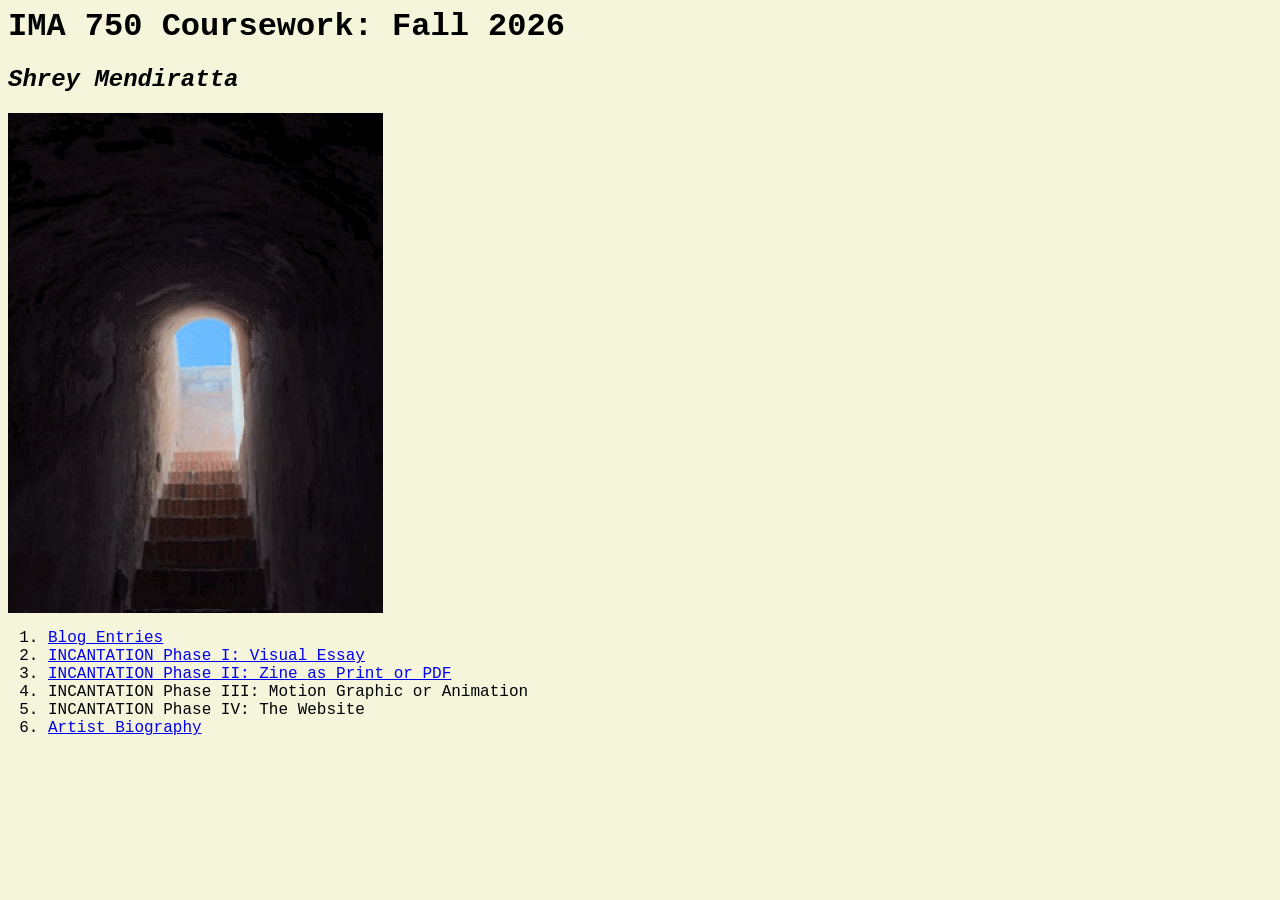
<file: index.html>
<!doctype html/>
<html lang="en">
  <head>
    <meta name="description" content="Coursework for Emerging Media 1/IMA 750, Hunter College, Integrated Media Arts MFA, Fall 2026">
    <meta name="author" content="Shrey Mendiratta">
    <style>
      body {
       font-family: "Courier New", Courier, monospace;
        background-color: beige;
      }
    </style>
  </head>
  <body>
    <h1>IMA 750 Coursework: Fall 2026</h1>
    <h2><i>Shrey Mendiratta</i></h2>
    <div>
      <img src="img/1.gif" alt="Passageway in Castello di Punta Troia, Marettimo">
    </div>
    <ol>
      <li><a href="blogEntries.html">Blog Entries</a></li>
      <li><a href="phaseI.html">INCANTATION Phase I: Visual Essay</a></li>
      <li><a href="phaseII.html">INCANTATION Phase II: Zine as Print or PDF</a></li>
      <li>INCANTATION Phase III: Motion Graphic or Animation</li>
      <li>INCANTATION Phase IV: The Website</li>
      <li><a href="artistBio.html">Artist Biography</a></li>
    </ol>
  </body>
</html>
</file>
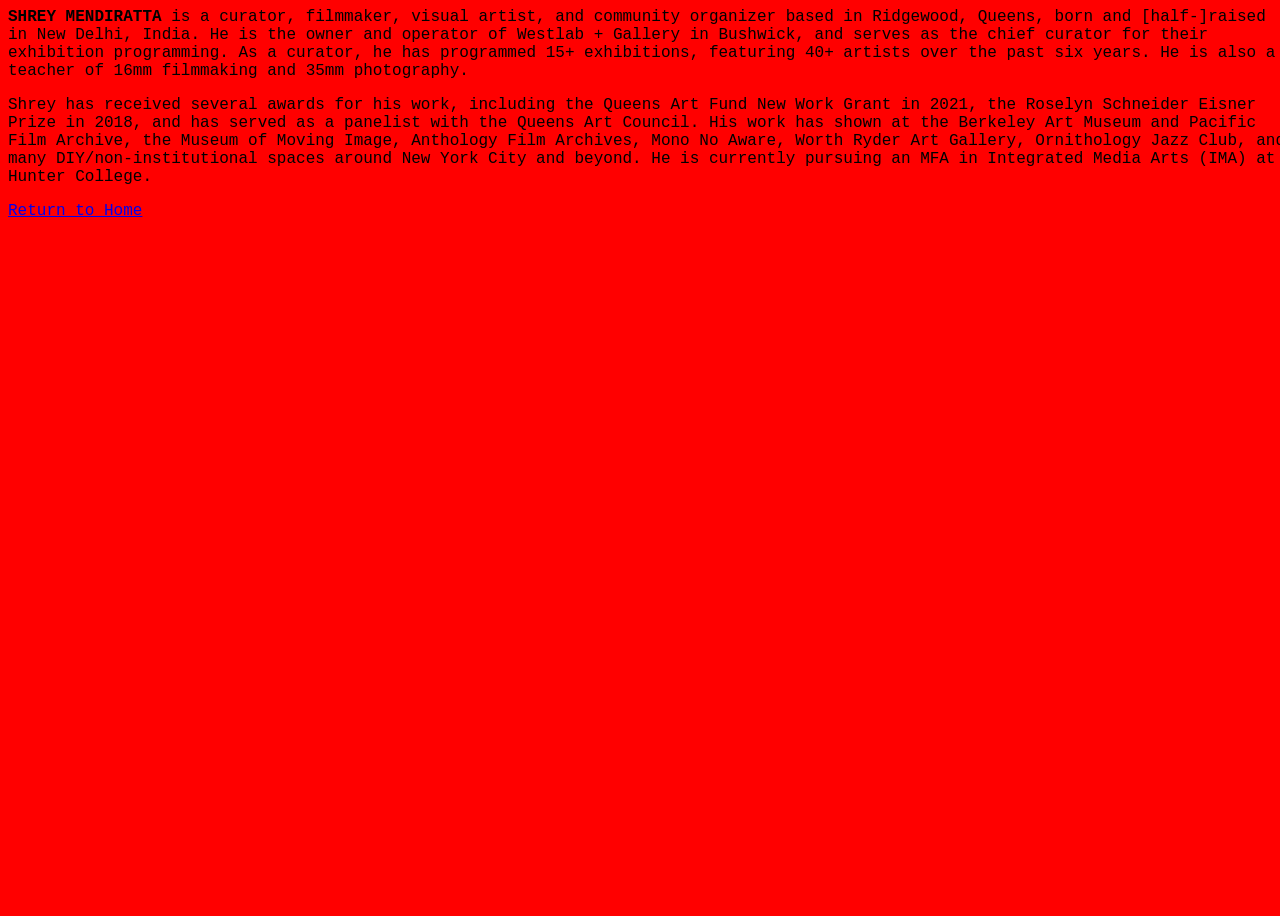
<file: artistBio.html>
<!doctype html/>
<html lang="en">
  <head>
    <meta name="description" content="Artist Biography">
    <meta name="author" content="Shrey Mendiratta">
    <link rel="stylesheet" href="animateArtistBioBG.css"/>
      <style>
      body {
       font-family: "Courier New", Courier, monospace;
      }
    </style>
  </head>
  <body>
    <p><strong>SHREY MENDIRATTA</strong> is a curator, filmmaker, visual artist, and community organizer based in Ridgewood, Queens, born and [half-]raised in New Delhi, India. He is the owner and operator of Westlab + Gallery in Bushwick, and serves as the chief curator for their exhibition programming. As a curator, he has programmed 15+ exhibitions, featuring 40+ artists over the past six years. He is also a teacher of 16mm filmmaking and 35mm photography.</p>
<p>Shrey has received several awards for his work, including the Queens Art Fund New Work Grant in 2021, the Roselyn Schneider Eisner Prize in 2018, and has served as a panelist with the Queens Art Council. His work has shown at the Berkeley Art Museum and Pacific Film Archive, the Museum of Moving Image, Anthology Film Archives, Mono No Aware, Worth Ryder Art Gallery, Ornithology Jazz Club, and many DIY/non-institutional spaces around New York City and beyond. He is currently pursuing an MFA in Integrated Media Arts (IMA) at Hunter College.</p>
  </body>
  <a href="https://shreymendiratta.github.io/ima750/">Return to Home</a>
</html>
</file>
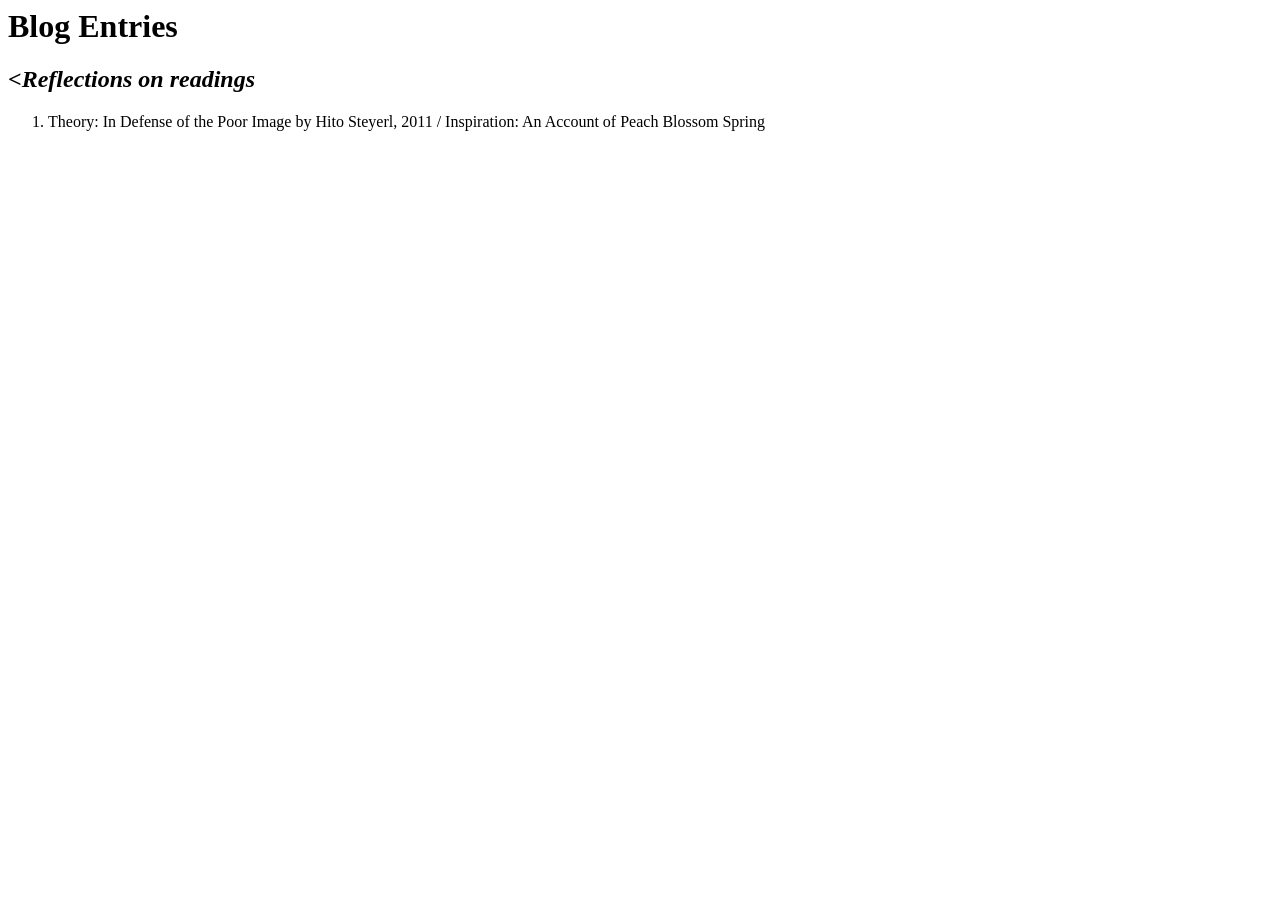
<file: blogentries.html>
<!doctype html/>
<html lang="en">
  <head>
    <meta name="description" content="Weekly Blog Entries for IMA 750">
    <meta name="author" content="Shrey Mendiratta">
    <style>
      body {
        font-face: courier new; 
      }
    </style>
  </head>
  <body>
   <h1><strong>Blog Entries</strong></h1>
    <h2><<i>Reflections on readings</i></h2>
    <ol>
      <li>Theory: In Defense of the Poor Image by Hito Steyerl, 2011 / Inspiration: An Account of Peach Blossom Spring</li>
    </ol>
  </body>
</html>
</file>
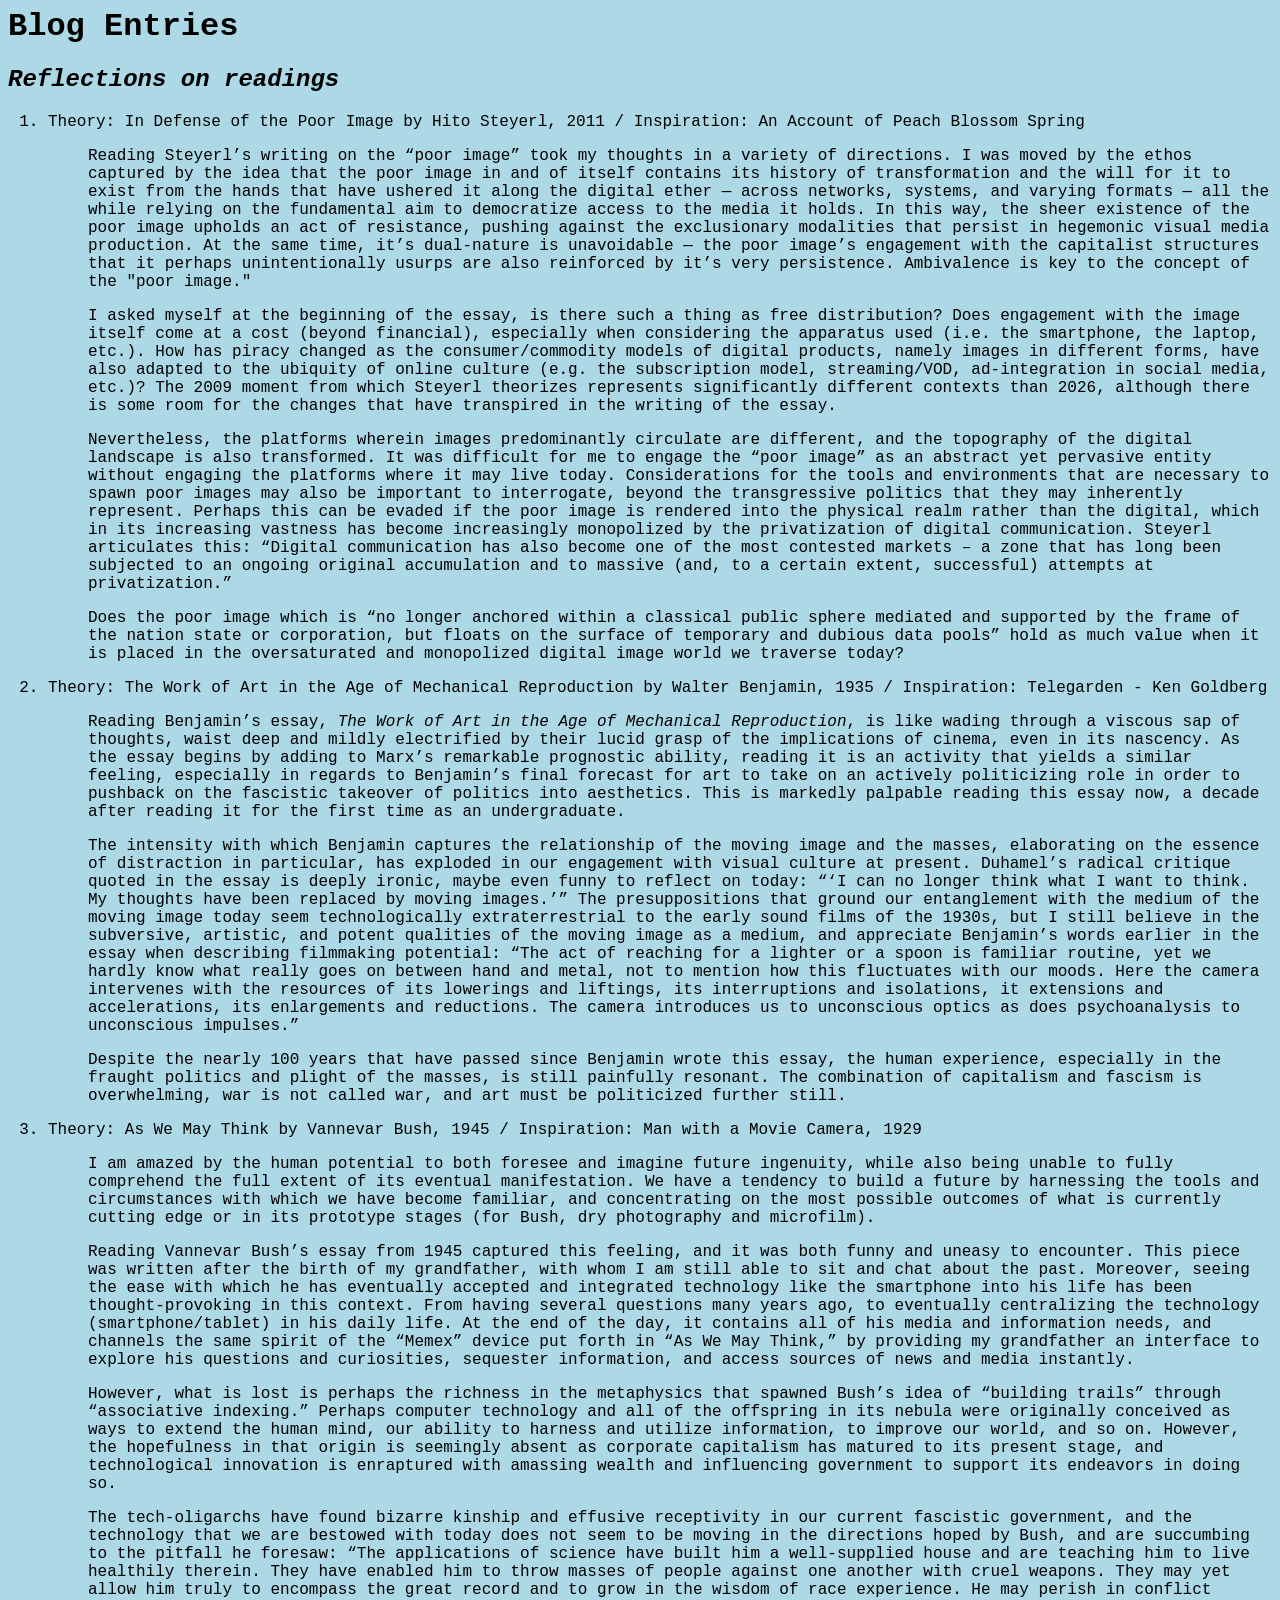
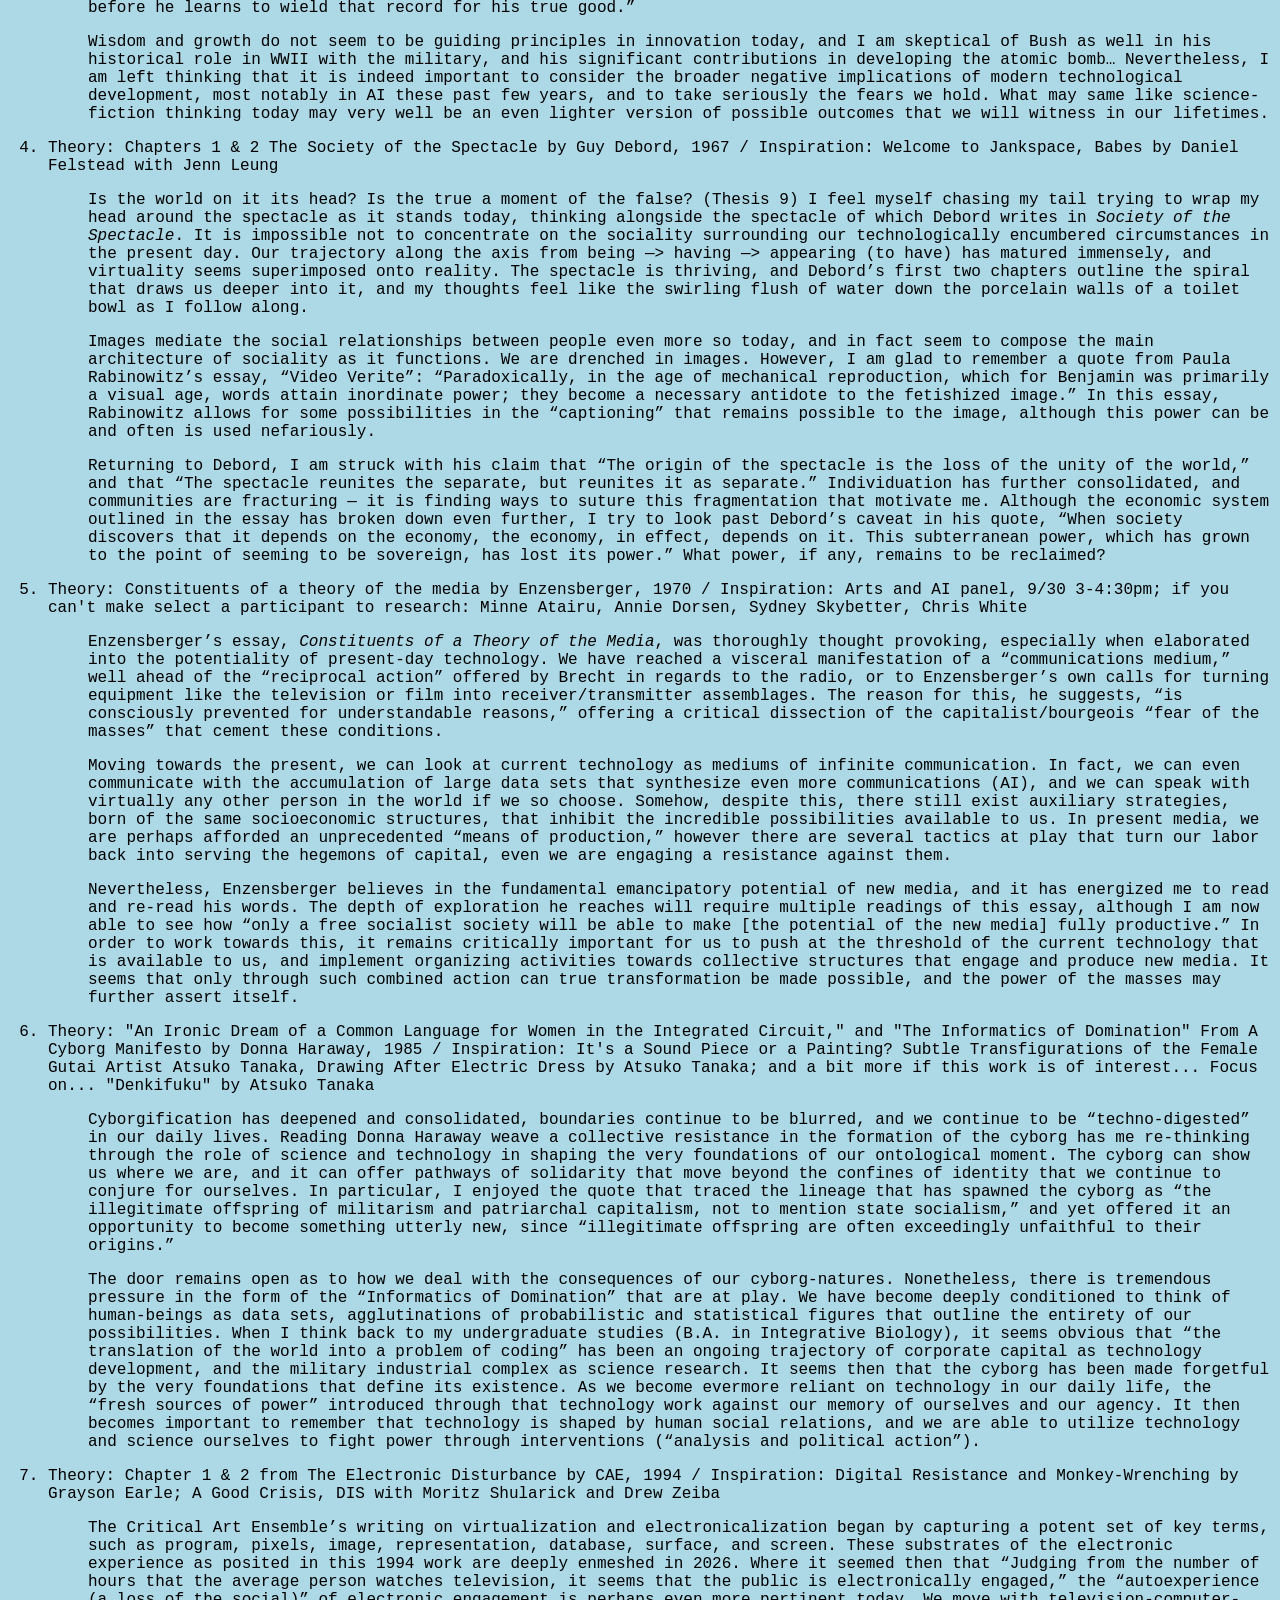
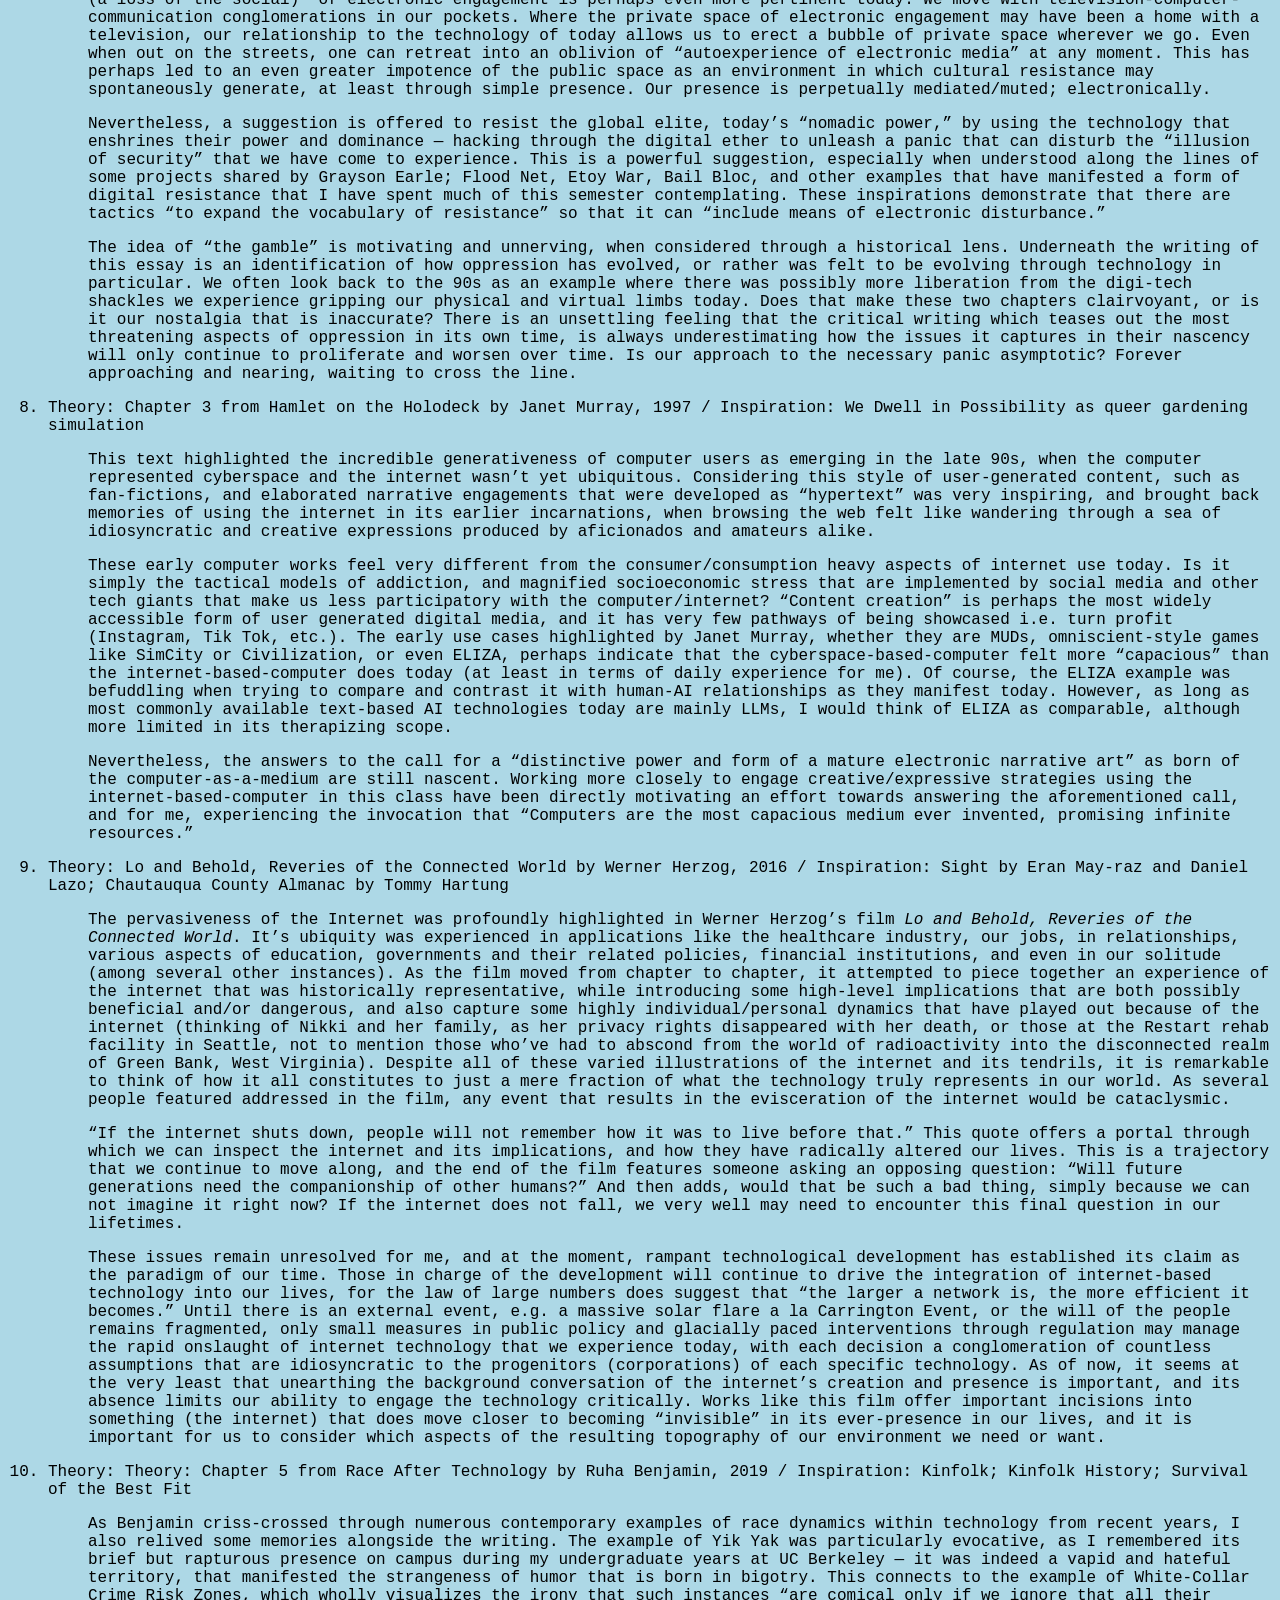
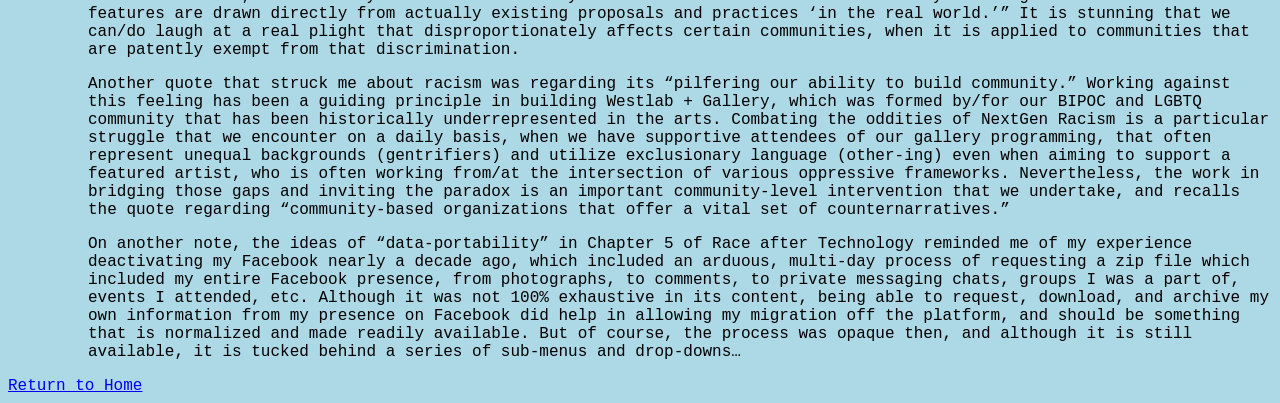
<file: blogEntries.html>
<!doctype html/>
<html lang="en">
  <head>
    <meta name="description" content="Weekly Blog Entries for IMA 750">
    <meta name="author" content="Shrey Mendiratta">
    
      <style>
      body {
       font-family: "Courier New", Courier, monospace;
        background-color: lightblue;
      }
    </style>
  </head>
  <body>
   <h1><strong>Blog Entries</strong></h1>
    <h2><i>Reflections on readings</i></h2>
    <ol>
      <li>Theory: In Defense of the Poor Image by Hito Steyerl, 2011 / Inspiration: An Account of Peach Blossom Spring
          <ul><p>Reading Steyerl’s writing on the “poor image” took my thoughts in a variety of directions. I was moved by the ethos captured by the idea that the poor image in and of itself contains its history of transformation and the will for it to exist from the hands that have ushered it along the digital ether — across networks, systems, and varying formats — all the while relying on the fundamental aim to democratize access to the media it holds. In this way, the sheer existence of the poor image upholds an act of resistance, pushing against the exclusionary modalities that persist in hegemonic visual media production. At the same time, it’s dual-nature is unavoidable — the poor image’s engagement with the capitalist structures that it perhaps unintentionally usurps are also reinforced by it’s very persistence. Ambivalence is key to the concept of the "poor image."</p>
<p>I asked myself at the beginning of the essay, is there such a thing as free distribution? Does engagement with the image itself come at a cost (beyond financial), especially when considering the apparatus used (i.e. the smartphone, the laptop, etc.). How has piracy changed as the consumer/commodity models of digital products, namely images in different forms, have also adapted to the ubiquity of online culture (e.g. the subscription model, streaming/VOD, ad-integration in social media, etc.)? The 2009 moment from which Steyerl theorizes represents significantly different contexts than 2026, although there is some room for the changes that have transpired in the writing of the essay. </p>
<p>Nevertheless, the platforms wherein images predominantly circulate are different, and the topography of the digital landscape is also transformed. It was difficult for me to engage the “poor image” as an abstract yet pervasive entity without engaging the platforms where it may live today. Considerations for the tools and environments that are necessary to spawn poor images may also be important to interrogate, beyond the transgressive politics that they may inherently represent. Perhaps this can be evaded if the poor image is rendered into the physical realm rather than the digital, which in its increasing vastness has become increasingly monopolized by the privatization of digital communication. Steyerl articulates this: “Digital communication has also become one of the most contested markets – a zone that has long been subjected to an ongoing original accumulation and to massive (and, to a certain extent, successful) attempts at privatization.”</p>
<p>Does the poor image which is “no longer anchored within a classical public sphere mediated and supported by the frame of the nation state or corporation, but floats on the surface of temporary and dubious data pools” hold as much value when it is placed in the oversaturated and monopolized digital image world we traverse today?</p></ul>
        </li>
      <li>Theory: The Work of Art in the Age of Mechanical Reproduction by Walter Benjamin, 1935 / Inspiration: Telegarden - Ken Goldberg 
        <ul><p>Reading Benjamin’s essay, <i>The Work of Art in the Age of Mechanical Reproduction</i>, is like wading through a viscous sap of thoughts, waist deep and mildly electrified by their lucid grasp of the implications of cinema, even in its nascency. As the essay begins by adding to Marx’s remarkable prognostic ability, reading it is an activity that yields a similar feeling, especially in regards to Benjamin’s final forecast for art to take on an actively politicizing role in order to pushback on the fascistic takeover of politics into aesthetics. This is markedly palpable reading this essay now, a decade after reading it for the first time as an undergraduate.</p>
<p>The intensity with which Benjamin captures the relationship of the moving image and the masses, elaborating on the essence of distraction in particular, has exploded in our engagement with visual culture at present. Duhamel’s radical critique quoted in the essay is deeply ironic, maybe even funny to reflect on today: “‘I can no longer think what I want to think. My thoughts have been replaced by moving images.’” The presuppositions that ground our entanglement with the medium of the moving image today seem technologically extraterrestrial to the early sound films of the 1930s, but I still believe in the subversive, artistic, and potent qualities of the moving image as a medium, and appreciate Benjamin’s words earlier in the essay when describing filmmaking potential: “The act of reaching for a lighter or a spoon is familiar routine, yet we hardly know what really goes on between hand and metal, not to mention how this fluctuates with our moods. Here the camera intervenes with the resources of its lowerings and liftings, its interruptions and isolations, it extensions and accelerations, its enlargements and reductions. The camera introduces us to unconscious optics as does psychoanalysis to unconscious impulses.”</p>
<p>Despite the nearly 100 years that have passed since Benjamin wrote this essay, the human experience, especially in the fraught politics and plight of the masses, is still painfully resonant. The combination of capitalism and fascism is overwhelming, war is not called war, and art must be politicized further still.</p></ul>
        </li>
       <li>Theory: As We May Think by Vannevar Bush, 1945 / Inspiration: Man with a Movie Camera, 1929
        <ul><p>I am amazed by the human potential to both foresee and imagine future ingenuity, while also being unable to fully comprehend the full extent of its eventual manifestation. We have a tendency to build a future by harnessing the tools and circumstances with which we have become familiar, and concentrating on the most possible outcomes of what is currently cutting edge or in its prototype stages (for Bush, dry photography and microfilm).</p>
<p>Reading Vannevar Bush’s essay from 1945 captured this feeling, and it was both funny and uneasy to encounter. This piece was written after the birth of my grandfather, with whom I am still able to sit and chat about the past. Moreover, seeing the ease with which he has eventually accepted and integrated technology like the smartphone into his life has been thought-provoking in this context. From having several questions many years ago, to eventually centralizing the technology (smartphone/tablet) in his daily life. At the end of the day, it contains all of his media and information needs, and channels the same spirit of the “Memex” device put forth in “As We May Think,” by providing my grandfather an interface to explore his questions and curiosities, sequester information, and access sources of news and media instantly.</p>
<p>However, what is lost is perhaps the richness in the metaphysics that spawned Bush’s idea of “building trails” through “associative indexing.” Perhaps computer technology and all of the offspring in its nebula were originally conceived as ways to extend the human mind, our ability to harness and utilize information, to improve our world, and so on. However, the hopefulness in that origin is seemingly absent as corporate capitalism has matured to its present stage, and technological innovation is enraptured with amassing wealth and influencing government to support its endeavors in doing so.</p>
<p>The tech-oligarchs have found bizarre kinship and effusive receptivity in our current fascistic government, and the technology that we are bestowed with today does not seem to be moving in the directions hoped by Bush, and are succumbing to the pitfall he foresaw: “The applications of science have built him a well-supplied house and are teaching him to live healthily therein. They have enabled him to throw masses of people against one another with cruel weapons. They may yet allow him truly to encompass the great record and to grow in the wisdom of race experience. He may perish in conflict before he learns to wield that record for his true good.”</p>
<p>Wisdom and growth do not seem to be guiding principles in innovation today, and I am skeptical of Bush as well in his historical role in WWII with the military, and his significant contributions in developing the atomic bomb… Nevertheless, I am left thinking that it is indeed important to consider the broader negative implications of modern technological development, most notably in AI these past few years, and to take seriously the fears we hold. What may same like science-fiction thinking today may very well be an even lighter version of possible outcomes that we will witness in our lifetimes.</p></ul>
       </li>
          <li>Theory: Chapters 1 & 2 The Society of the Spectacle by Guy Debord, 1967 / Inspiration: Welcome to Jankspace, Babes by Daniel Felstead with Jenn Leung
        <ul><p>Is the world on it its head? Is the true a moment of the false? (Thesis 9) I feel myself chasing my tail trying to wrap my head around the spectacle as it stands today, thinking alongside the spectacle of which Debord writes in <i>Society of the Spectacle</i>. It is impossible not to concentrate on the sociality surrounding our technologically encumbered circumstances in the present day. Our trajectory along the axis from being —> having —> appearing (to have) has matured immensely, and virtuality seems superimposed onto reality. The spectacle is thriving, and Debord’s first two chapters outline the spiral that draws us deeper into it, and my thoughts feel like the swirling flush of water down the porcelain walls of a toilet bowl as I follow along.</p>
<p>Images mediate the social relationships between people even more so today, and in fact seem to compose the main architecture of sociality as it functions. We are drenched in images. However, I am glad to remember a quote from Paula Rabinowitz’s essay, “Video Verite”: “Paradoxically, in the age of mechanical reproduction, which for Benjamin was primarily a visual age, words attain inordinate power; they become a necessary antidote to the fetishized image.” In this essay, Rabinowitz allows for some possibilities in the “captioning” that remains possible to the image, although this power can be and often is used nefariously.</p>
<p>Returning to Debord, I am struck with his claim that “The origin of the spectacle is the loss of the unity of the world,” and that “The spectacle reunites the separate, but reunites it as separate.” Individuation has further consolidated, and communities are fracturing — it is finding ways to suture this fragmentation that motivate me. Although the economic system outlined in the essay has broken down even further, I try to look past Debord’s caveat in his quote, “When society discovers that it depends on the economy, the economy, in effect, depends on it. This subterranean power, which has grown to the point of seeming to be sovereign, has lost its power.” What power, if any, remains to be reclaimed?</p></ul>
          </li>
       <li>Theory: Constituents of a theory of the media by Enzensberger, 1970 / Inspiration: Arts and AI panel, 9/30 3-4:30pm; if you can't make select a participant to research: Minne Atairu, Annie Dorsen, Sydney Skybetter, Chris White
        <ul><p>Enzensberger’s essay, <i>Constituents of a Theory of the Media</i>, was thoroughly thought provoking, especially when elaborated into the potentiality of present-day technology. We have reached a visceral manifestation of a “communications medium,” well ahead of the “reciprocal action” offered by Brecht in regards to the radio, or to Enzensberger’s own calls for turning equipment like the television or film into receiver/transmitter assemblages. The reason for this, he suggests, “is consciously prevented for understandable reasons,” offering a critical dissection of the capitalist/bourgeois “fear of the masses” that cement these conditions.</p>
<p>Moving towards the present, we can look at current technology as mediums of infinite communication. In fact, we can even communicate with the accumulation of large data sets that synthesize even more communications (AI), and we can speak with virtually any other person in the world if we so choose. Somehow, despite this, there still exist auxiliary strategies, born of the same socioeconomic structures, that inhibit the incredible possibilities available to us. In present media, we are perhaps afforded an unprecedented “means of production,” however there are several tactics at play that turn our labor back into serving the hegemons of capital, even we are engaging a resistance against them.</p>
<p>Nevertheless, Enzensberger believes in the fundamental emancipatory potential of new media, and it has energized me to read and re-read his words. The depth of exploration he reaches will require multiple readings of this essay, although I am now able to see how “only a free socialist society will be able to make [the potential of the new media] fully productive.” In order to work towards this, it remains critically important for us to push at the threshold of the current technology that is available to us, and implement organizing activities towards collective structures that engage and produce new media. It seems that only through such combined action can true transformation be made possible, and the power of the masses may further assert itself.</p></ul>
          </li>
        <li>Theory: "An Ironic Dream of a Common Language for Women in the Integrated Circuit," and "The Informatics of Domination" From A Cyborg Manifesto by Donna Haraway, 1985 / Inspiration: It's a Sound Piece or a Painting? Subtle Transfigurations of the Female Gutai Artist Atsuko Tanaka, Drawing After Electric Dress by Atsuko Tanaka; and a bit more if this work is of interest... Focus on... "Denkifuku" by Atsuko Tanaka
        <ul><p>Cyborgification has deepened and consolidated, boundaries continue to be blurred, and we continue to be “techno-digested” in our daily lives. Reading Donna Haraway weave a collective resistance in the formation of the cyborg has me re-thinking through the role of science and technology in shaping the very foundations of our ontological moment. The cyborg can show us where we are, and it can offer pathways of solidarity that move beyond the confines of identity that we continue to conjure for ourselves. In particular, I enjoyed the quote that traced the lineage that has spawned the cyborg as “the illegitimate offspring of militarism and patriarchal capitalism, not to mention state socialism,” and yet offered it an opportunity to become something utterly new, since “illegitimate offspring are often exceedingly unfaithful to their origins.”
</p>
<p>The door remains open as to how we deal with the consequences of our cyborg-natures. Nonetheless, there is tremendous pressure in the form of the “Informatics of Domination” that are at play. We have become deeply conditioned to think of human-beings as data sets, agglutinations of probabilistic and statistical figures that outline the entirety of our possibilities. When I think back to my undergraduate studies (B.A. in Integrative Biology), it seems obvious that “the translation of the world into a problem of coding” has been an ongoing trajectory of corporate capital as technology development, and the military industrial complex as science research. It seems then that the cyborg has been made forgetful by the very foundations that define its existence. As we become evermore reliant on technology in our daily life, the “fresh sources of power” introduced through that technology work against our memory of ourselves and our agency. It then becomes important to remember that technology is shaped by human social relations, and we are able to utilize technology and science ourselves to fight power through interventions (“analysis and political action”).</p></ul>
          </li>
      <li>Theory: Chapter 1 & 2 from The Electronic Disturbance by CAE, 1994 / Inspiration: Digital Resistance and Monkey-Wrenching by Grayson Earle; A Good Crisis, DIS with Moritz Shularick and Drew Zeiba
        <ul><p>The Critical Art Ensemble’s writing on virtualization and electronicalization began by capturing a potent set of key terms, such as program, pixels, image, representation, database, surface, and screen. These substrates of the electronic experience as posited in this 1994 work are deeply enmeshed in 2026. Where it seemed then that “Judging from the number of hours that the average person watches television, it seems that the public is electronically engaged,” the “autoexperience (a loss of the social)” of electronic engagement is perhaps even more pertinent today. We move with television-computer-communication conglomerations in our pockets. Where the private space of electronic engagement may have been a home with a television, our relationship to the technology of today allows us to erect a bubble of private space wherever we go. Even when out on the streets, one can retreat into an oblivion of “autoexperience of electronic media” at any moment. This has perhaps led to an even greater impotence of the public space as an environment in which cultural resistance may spontaneously generate, at least through simple presence. Our presence is perpetually mediated/muted; electronically.
</p>
<p>Nevertheless, a suggestion is offered to resist the global elite, today’s “nomadic power,” by using the technology that enshrines their power and dominance — hacking through the digital ether to unleash a panic that can disturb the “illusion of security” that we have come to experience. This is a powerful suggestion, especially when understood along the lines of some projects shared by Grayson Earle; Flood Net, Etoy War, Bail Bloc, and other examples that have manifested a form of digital resistance that I have spent much of this semester contemplating. These inspirations demonstrate that there are tactics “to expand the vocabulary of resistance” so that it can “include means of electronic disturbance.”
</p>
The idea of “the gamble” is motivating and unnerving, when considered through a historical lens. Underneath the writing of this essay is an identification of how oppression has evolved, or rather was felt to be evolving through technology in particular. We often look back to the 90s as an example where there was possibly more liberation from the digi-tech shackles we experience gripping our physical and virtual limbs today. Does that make these two chapters clairvoyant, or is it our nostalgia that is inaccurate? There is an unsettling feeling that the critical writing which teases out the most threatening aspects of oppression in its own time, is always underestimating how the issues it captures in their nascency will only continue to proliferate and worsen over time. Is our approach to the necessary panic asymptotic? Forever approaching and nearing, waiting to cross the line.
</p></ul>
        </li>
         <li>Theory: Chapter 3 from Hamlet on the Holodeck by Janet Murray, 1997 / Inspiration: We Dwell in Possibility as queer gardening simulation
        <ul><p>This text highlighted the incredible generativeness of computer users as emerging in the late 90s, when the computer represented cyberspace and the internet wasn’t yet ubiquitous. Considering this style of user-generated content, such as fan-fictions, and elaborated narrative engagements that were developed as “hypertext” was very inspiring, and brought back memories of using the internet in its earlier incarnations, when browsing the web felt like wandering through a sea of idiosyncratic and creative expressions produced by aficionados and amateurs alike.
</p>
<p>These early computer works feel very different from the consumer/consumption heavy aspects of internet use today. Is it simply the tactical models of addiction, and magnified socioeconomic stress that are implemented by social media and other tech giants that make us less participatory with the computer/internet? “Content creation” is perhaps the most widely accessible form of user generated digital media, and it has very few pathways of being showcased i.e. turn profit (Instagram, Tik Tok, etc.). The early use cases highlighted by Janet Murray, whether they are MUDs, omniscient-style games like SimCity or Civilization, or even ELIZA, perhaps indicate that the cyberspace-based-computer felt more “capacious” than the internet-based-computer does today (at least in terms of daily experience for me). Of course, the ELIZA example was befuddling when trying to compare and contrast it with human-AI relationships as they manifest today. However, as long as most commonly available text-based AI technologies today are mainly LLMs, I would think of ELIZA as comparable, although more limited in its therapizing scope.
</p>
Nevertheless, the answers to the call for a “distinctive power and form of a mature electronic narrative art” as born of the computer-as-a-medium are still nascent. Working more closely to engage creative/expressive strategies using the internet-based-computer in this class have been directly motivating an effort towards answering the aforementioned call, and for me, experiencing the invocation that “Computers are the most capacious medium ever invented, promising infinite resources.”</p></ul>
           </li>
      <li>Theory: Lo and Behold, Reveries of the Connected World by Werner Herzog, 2016 / Inspiration: Sight by Eran May-raz and Daniel Lazo; Chautauqua County Almanac by Tommy Hartung
        <ul><p>The pervasiveness of the Internet was profoundly highlighted in Werner Herzog’s film <i>Lo and Behold, Reveries of the Connected World</i>. It’s ubiquity was experienced in applications like the healthcare industry, our jobs, in relationships, various aspects of education, governments and their related policies, financial institutions, and even in our solitude (among several other instances). As the film moved from chapter to chapter, it attempted to piece together an experience of the internet that was historically representative, while introducing some high-level implications that are both possibly beneficial and/or dangerous, and also capture some highly individual/personal dynamics that have played out because of the internet (thinking of Nikki and her family, as her privacy rights disappeared with her death, or those at the Restart rehab facility in Seattle, not to mention those who’ve had to abscond from the world of radioactivity into the disconnected realm of Green Bank, West Virginia). Despite all of these varied illustrations of the internet and its tendrils, it is remarkable to think of how it all constitutes to just a mere fraction of what the technology truly represents in our world. As several people featured addressed in the film, any event that results in the evisceration of the internet would be cataclysmic.</p>
<p>“If the internet shuts down, people will not remember how it was to live before that.” This quote offers a portal through which we can inspect the internet and its implications, and how they have radically altered our lives. This is a trajectory that we continue to move along, and the end of the film features someone asking an opposing question: “Will future generations need the companionship of other humans?” And then adds, would that be such a bad thing, simply because we can not imagine it right now? If the internet does not fall, we very well may need to encounter this final question in our lifetimes.
</p>
<p>These issues remain unresolved for me, and at the moment, rampant technological development has established its claim as the paradigm of our time. Those in charge of the development will continue to drive the integration of internet-based technology into our lives, for the law of large numbers does suggest that “the larger a network is, the more efficient it becomes.” Until there is an external event, e.g. a massive solar flare a la Carrington Event, or the will of the people remains fragmented, only small measures in public policy and glacially paced interventions through regulation may manage the rapid onslaught of internet technology that we experience today, with each decision a conglomeration of countless assumptions that are idiosyncratic to the progenitors (corporations) of each specific technology. As of now, it seems at the very least that unearthing the background conversation of the internet’s creation and presence is important, and its absence limits our ability to engage the technology critically. Works like this film offer important incisions into something (the internet) that does move closer to becoming “invisible” in its ever-presence in our lives, and it is important for us to consider which aspects of the resulting topography of our environment we need or want.</p></ul>
      </li>
      </li>
      <li>Theory: Theory: Chapter 5 from Race After Technology by Ruha Benjamin, 2019 / Inspiration: Kinfolk; Kinfolk History; Survival of the Best Fit
        <ul><p>As Benjamin criss-crossed through numerous contemporary examples of race dynamics within technology from recent years, I also relived some memories alongside the writing. The example of Yik Yak was particularly evocative, as I remembered its brief but rapturous presence on campus during my undergraduate years at UC Berkeley — it was indeed a vapid and hateful territory, that manifested the strangeness of humor that is born in bigotry. This connects to the example of White-Collar Crime Risk Zones, which wholly visualizes the irony that such instances “are comical only if we ignore that all their features are drawn directly from actually existing proposals and practices ‘in the real world.’” It is stunning that we can/do laugh at a real plight that disproportionately affects certain communities, when it is applied to communities that are patently exempt from that discrimination.</p>
<p>Another quote that struck me about racism was regarding its “pilfering our ability to build community.” Working against this feeling has been a guiding principle in building Westlab + Gallery, which was formed by/for our BIPOC and LGBTQ community that has been historically underrepresented in the arts. Combating the oddities of NextGen Racism is a particular struggle that we encounter on a daily basis, when we have supportive attendees of our gallery programming, that often represent unequal backgrounds (gentrifiers) and utilize exclusionary language (other-ing) even when aiming to support a featured artist, who is often working from/at the intersection of various oppressive frameworks. Nevertheless, the work in bridging those gaps and inviting the paradox is an important community-level intervention that we undertake, and recalls the quote regarding “community-based organizations that offer a vital set of counternarratives.”</p>
<p>On another note, the ideas of “data-portability” in Chapter 5 of Race after Technology reminded me of my experience deactivating my Facebook nearly a decade ago, which included an arduous, multi-day process of requesting a zip file which included my entire Facebook presence, from photographs, to comments, to private messaging chats, groups I was a part of, events I attended, etc. Although it was not 100% exhaustive in its content, being able to request, download, and archive my own information from my presence on Facebook did help in allowing my migration off the platform, and should be something that is normalized and made readily available. But of course, the process was opaque then, and although it is still available, it is tucked behind a series of sub-menus and drop-downs…</p></ul>
      </li>
    </ol>
  </body>
  <a href="https://shreymendiratta.github.io/ima750/">Return to Home</a>
</html>
</file>
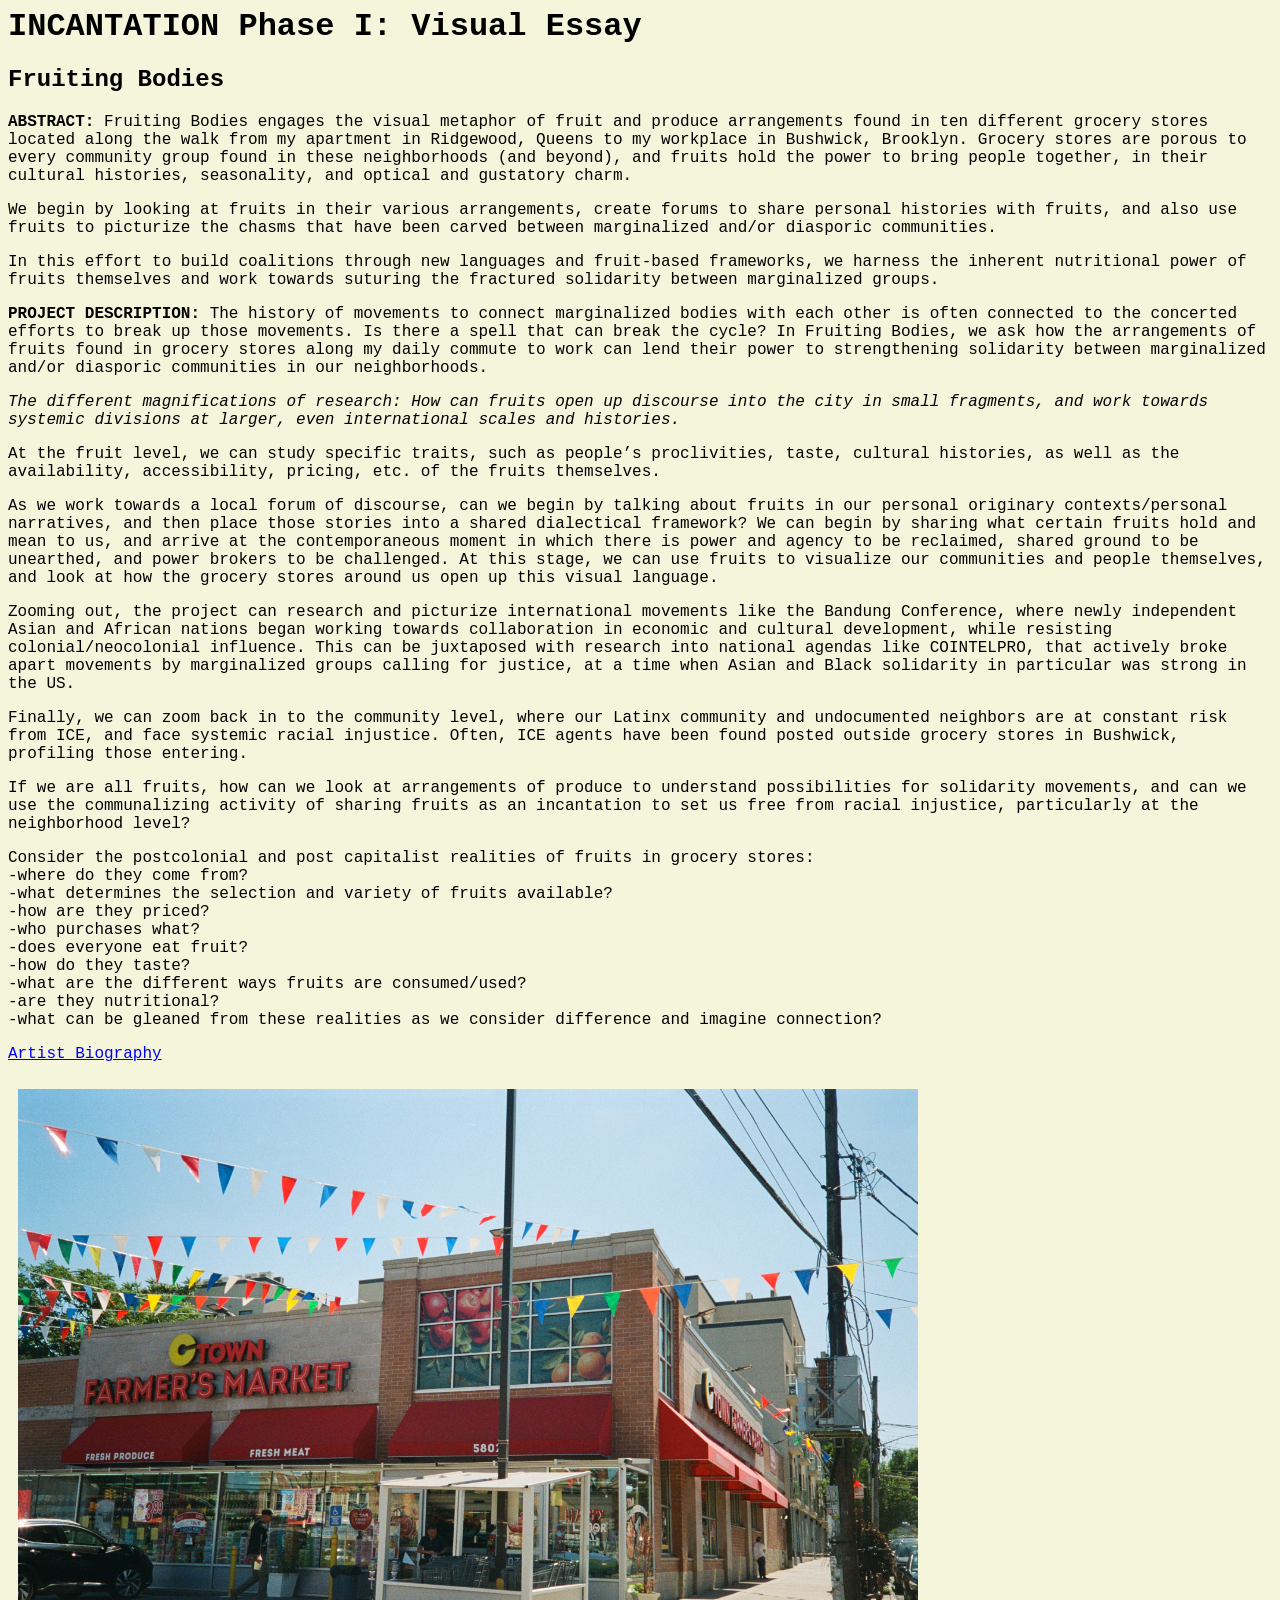
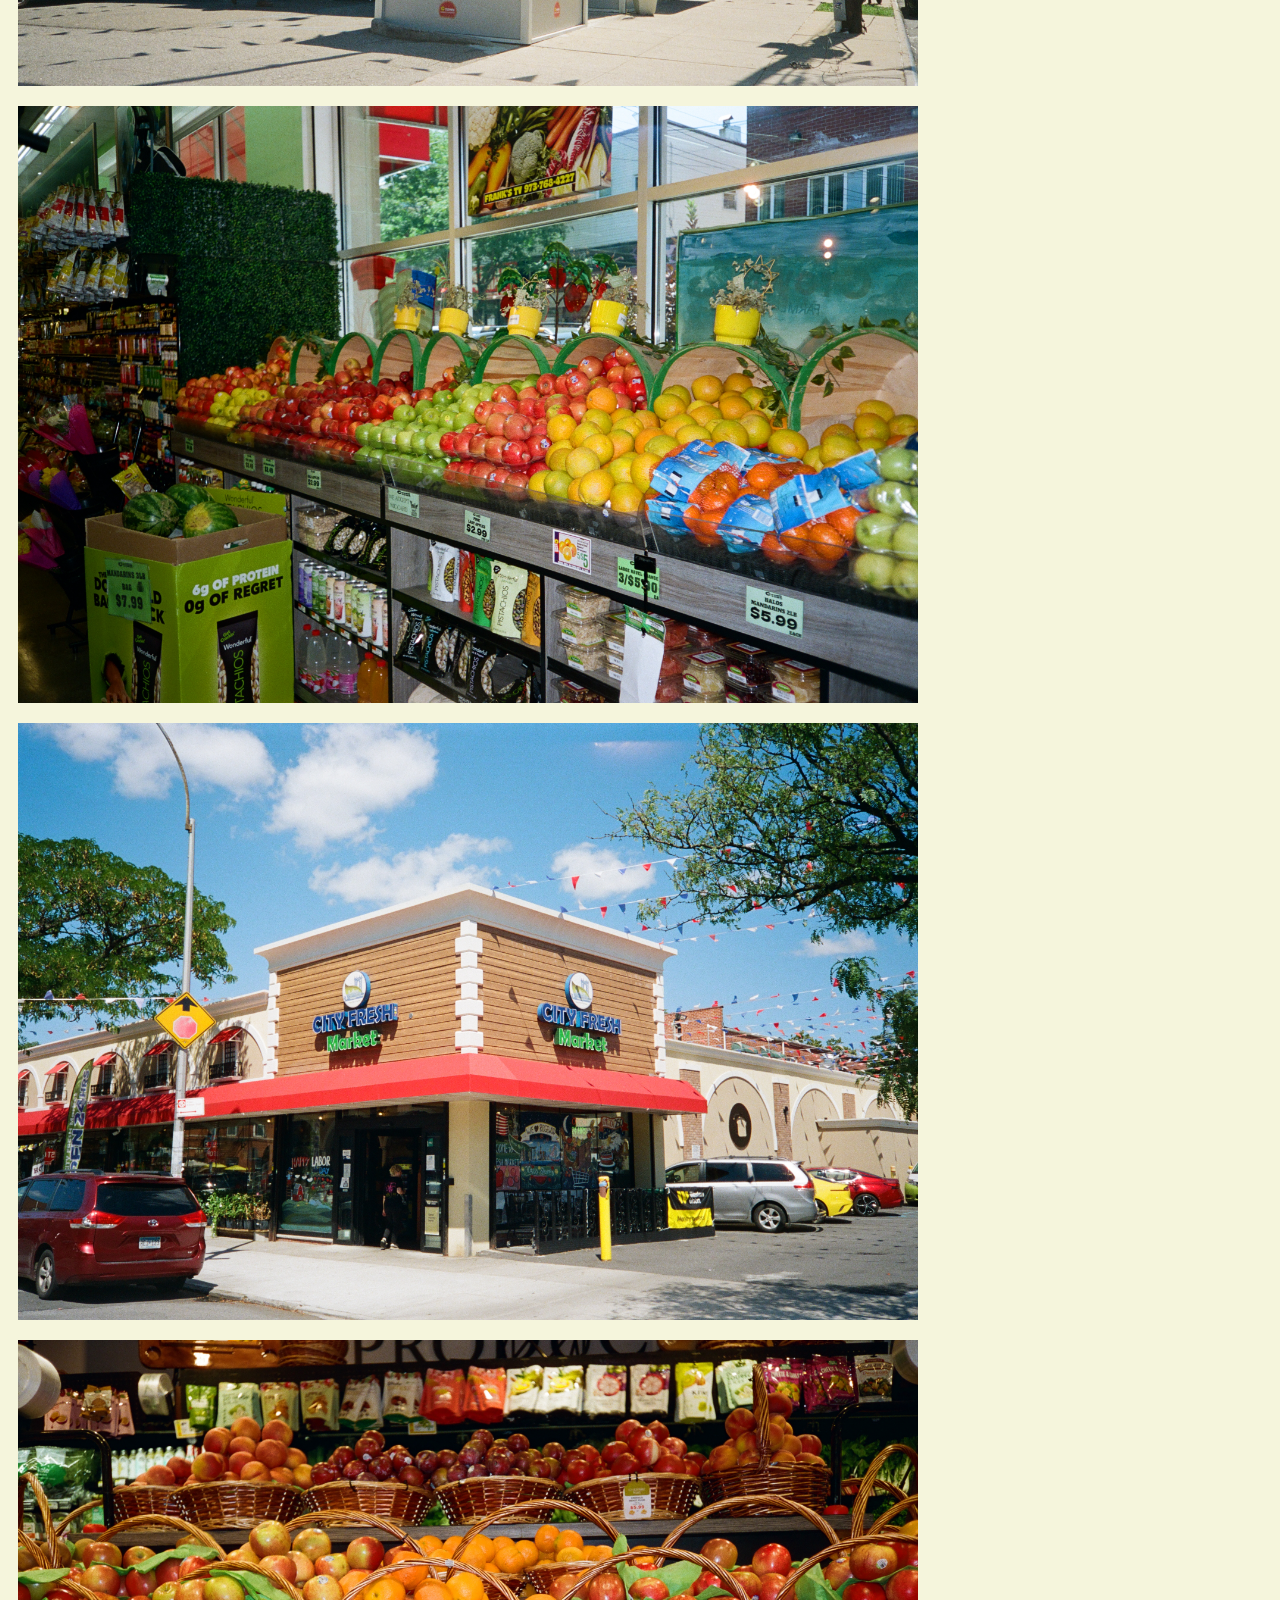
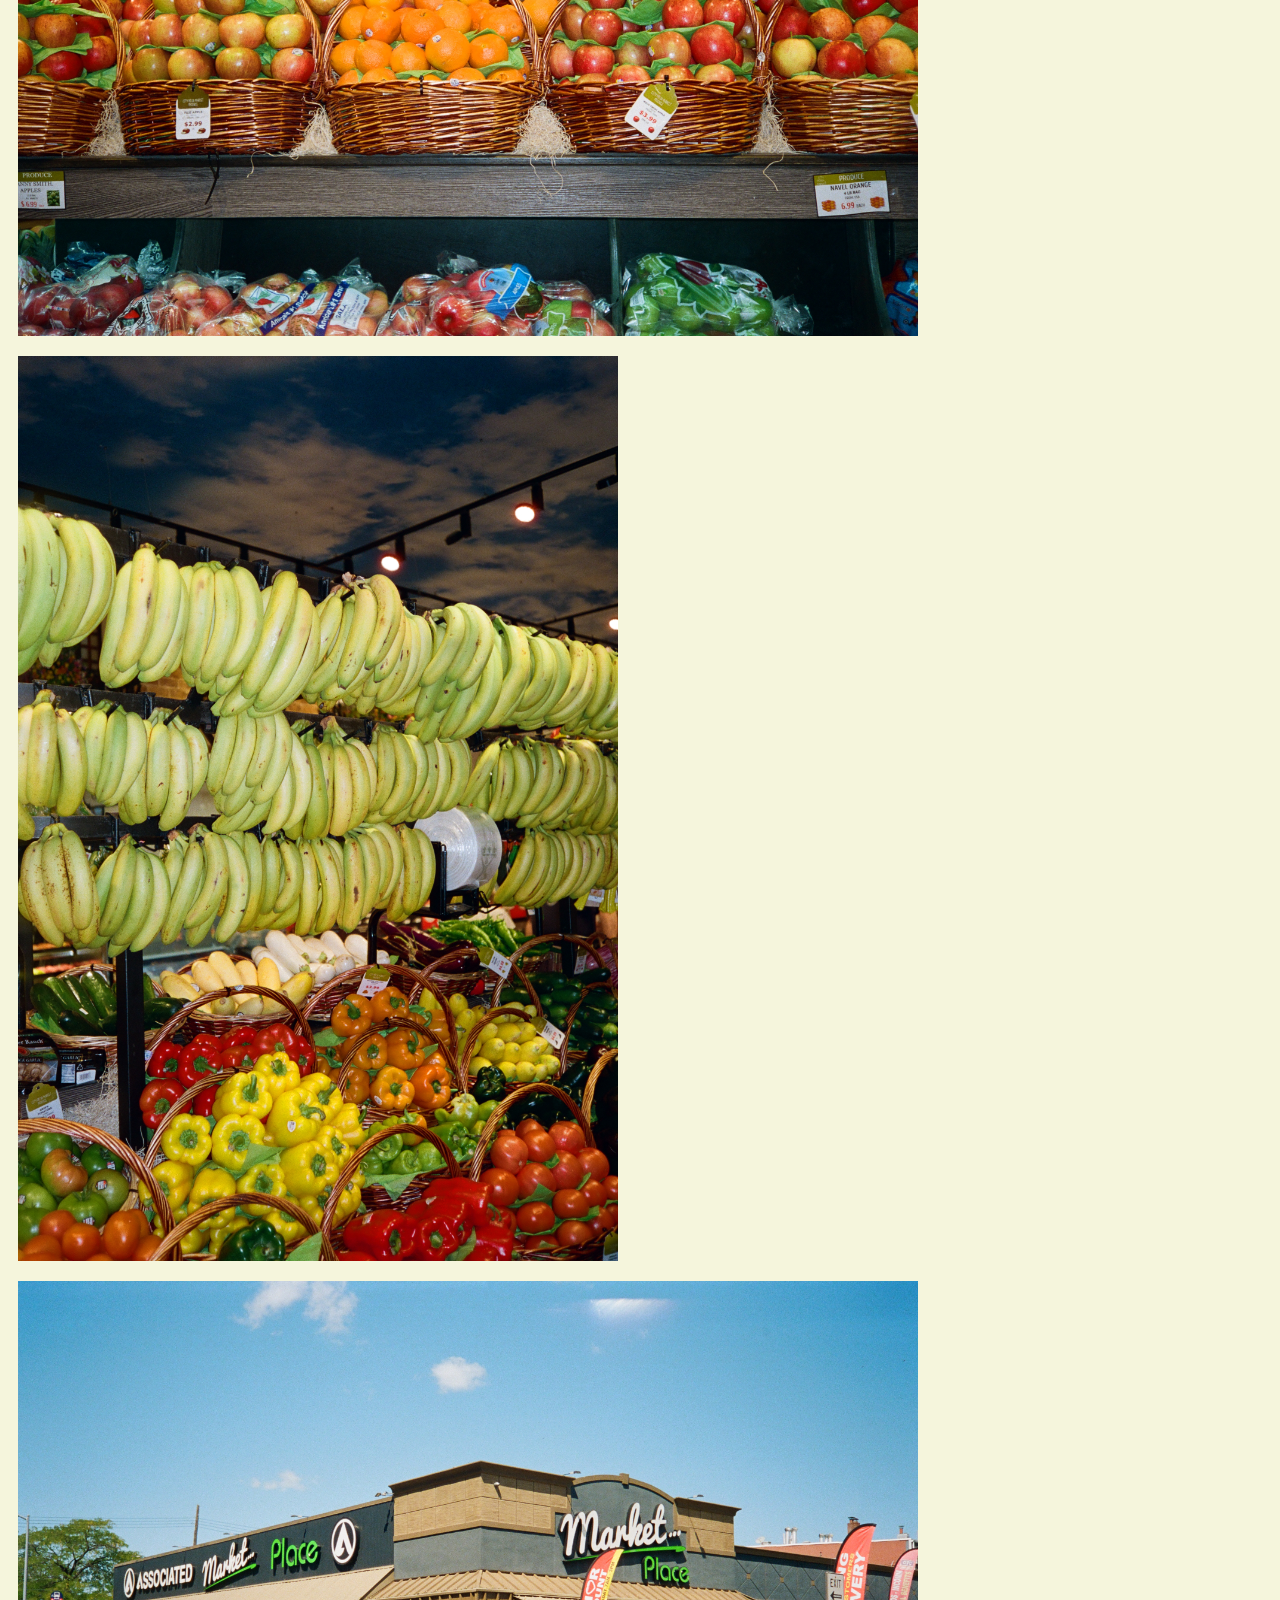
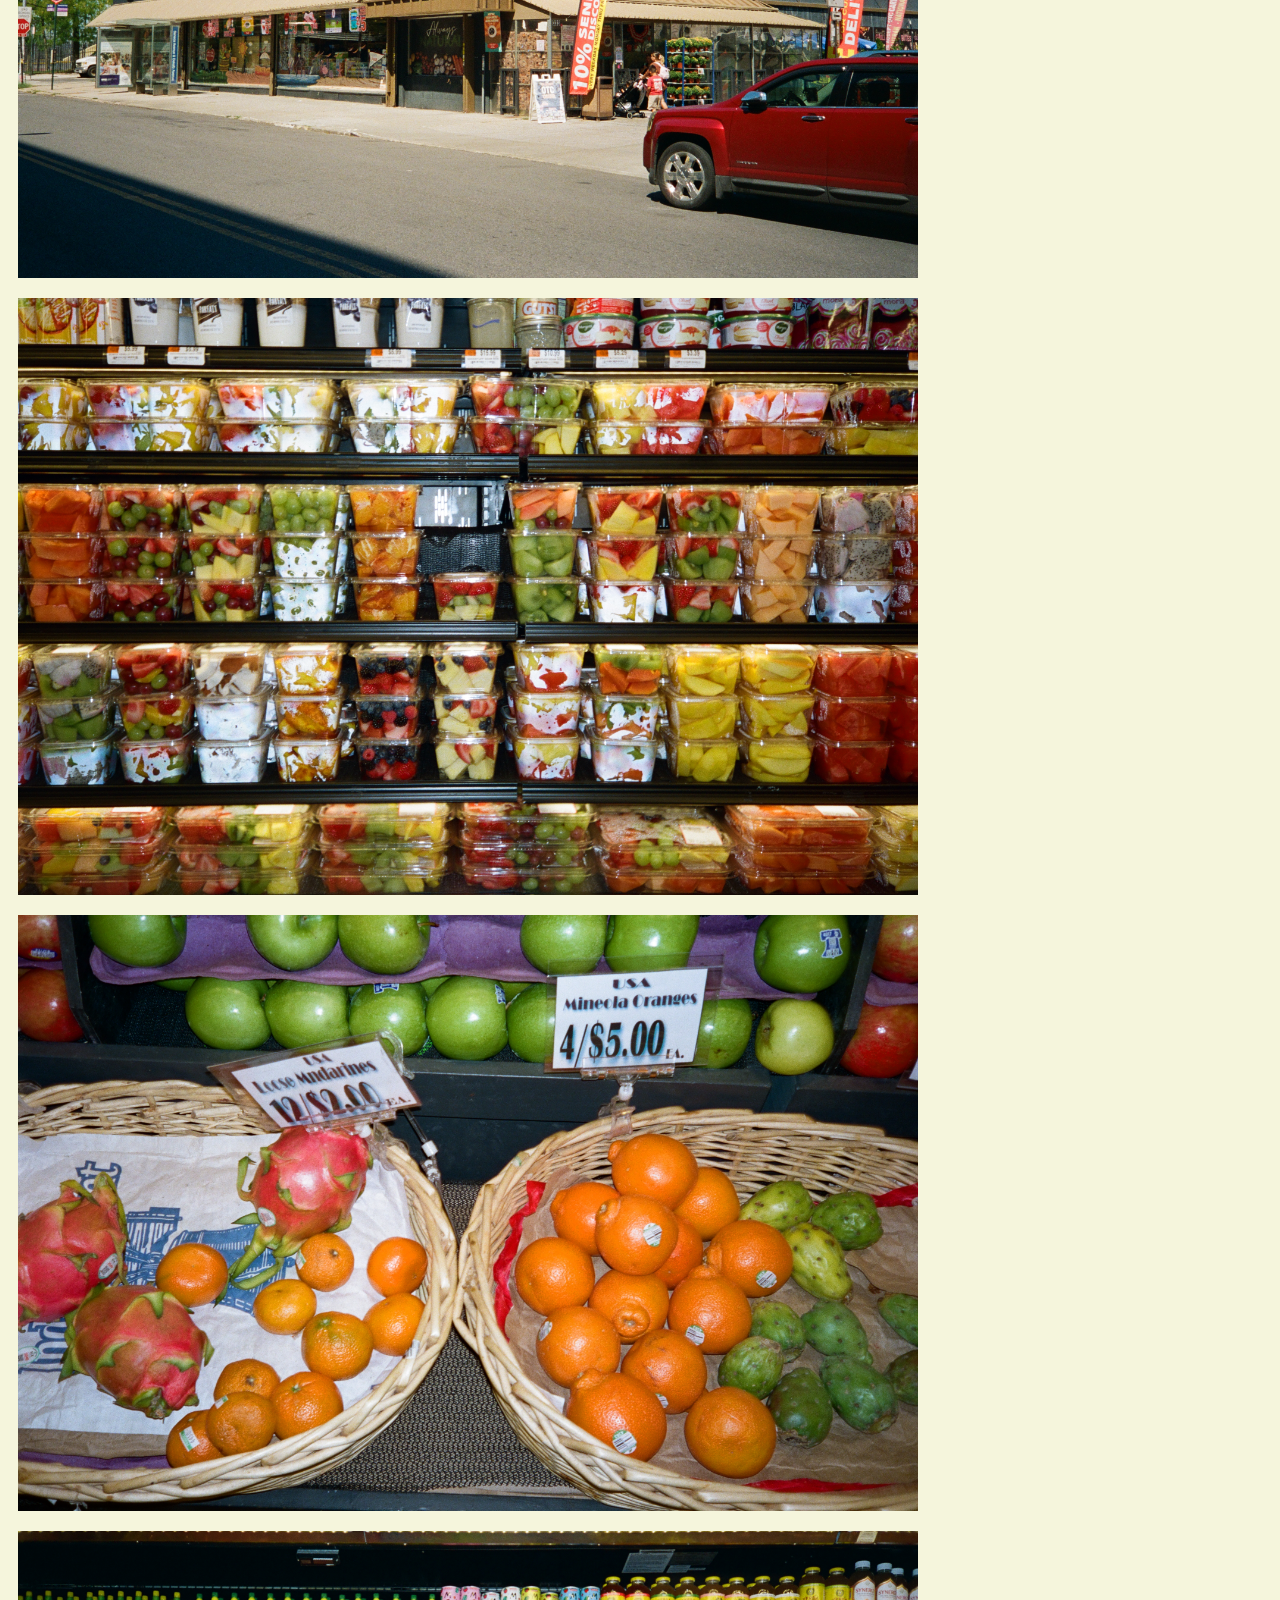
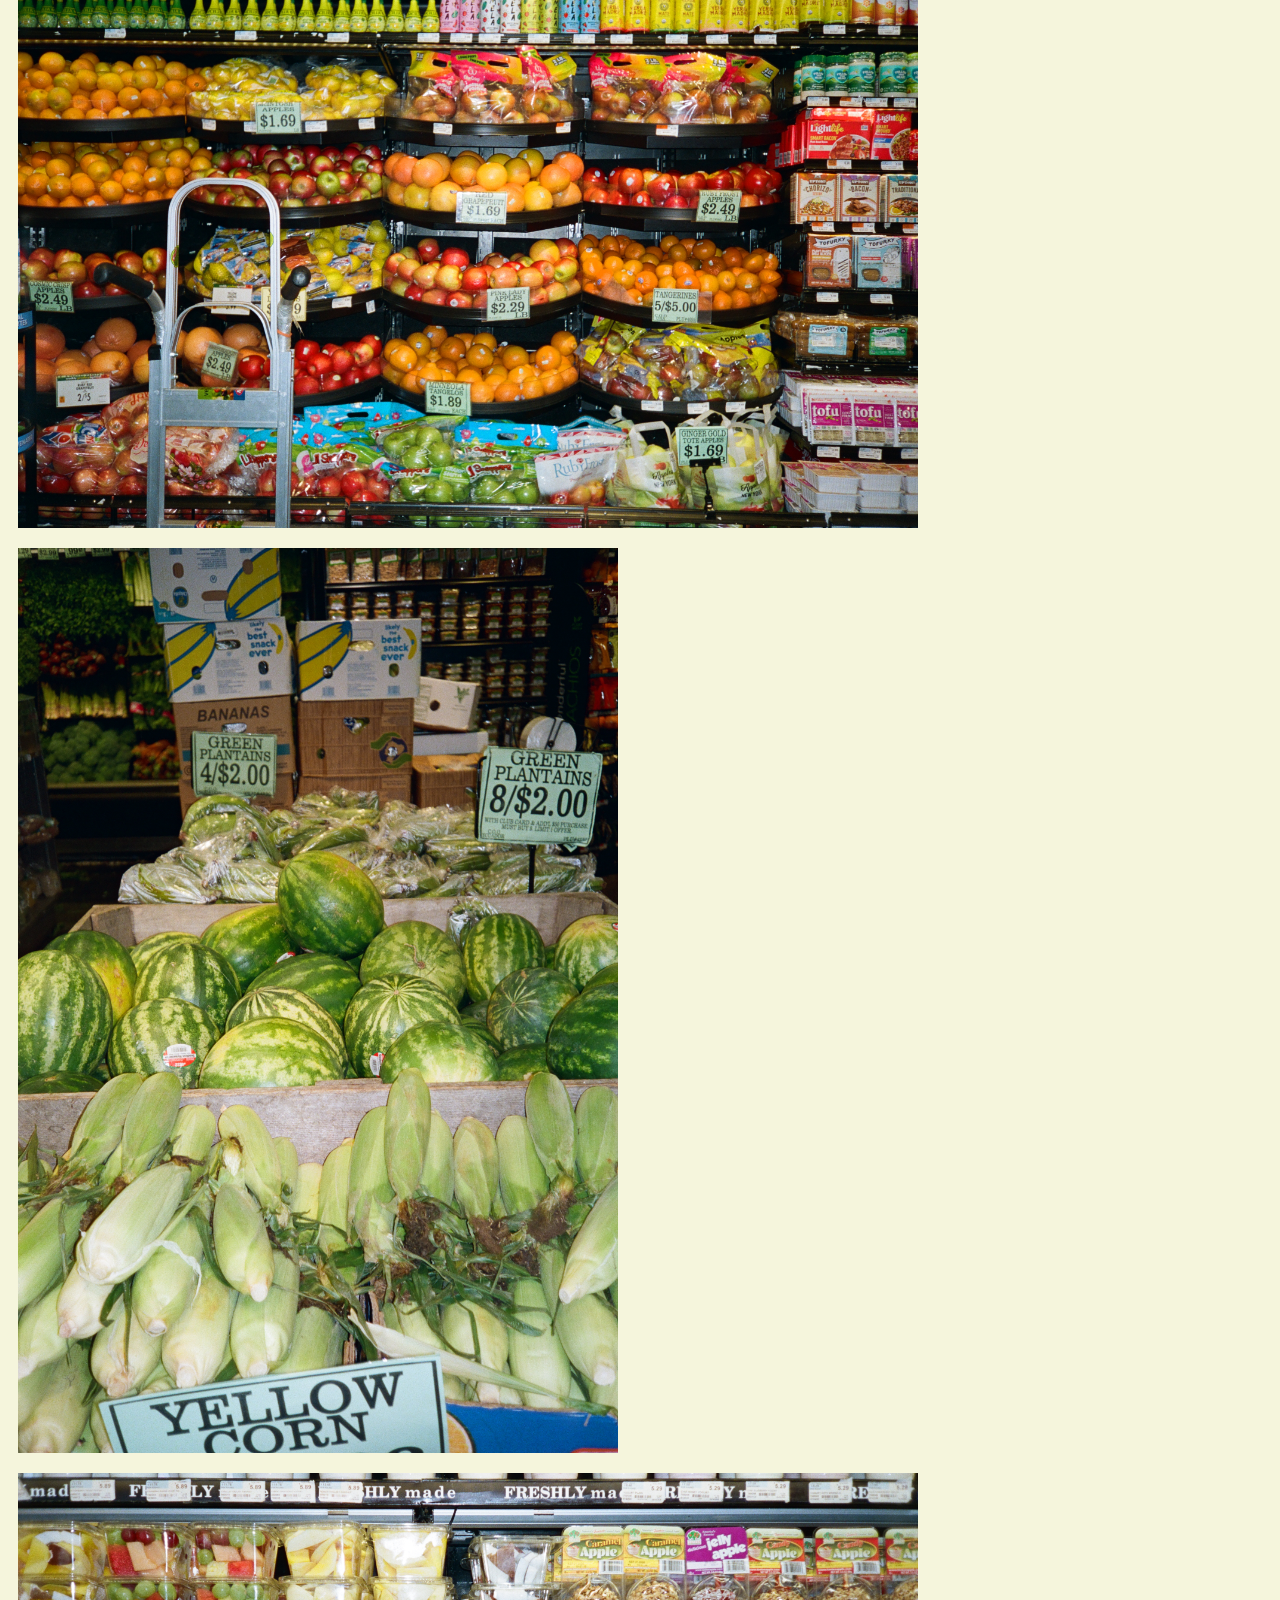
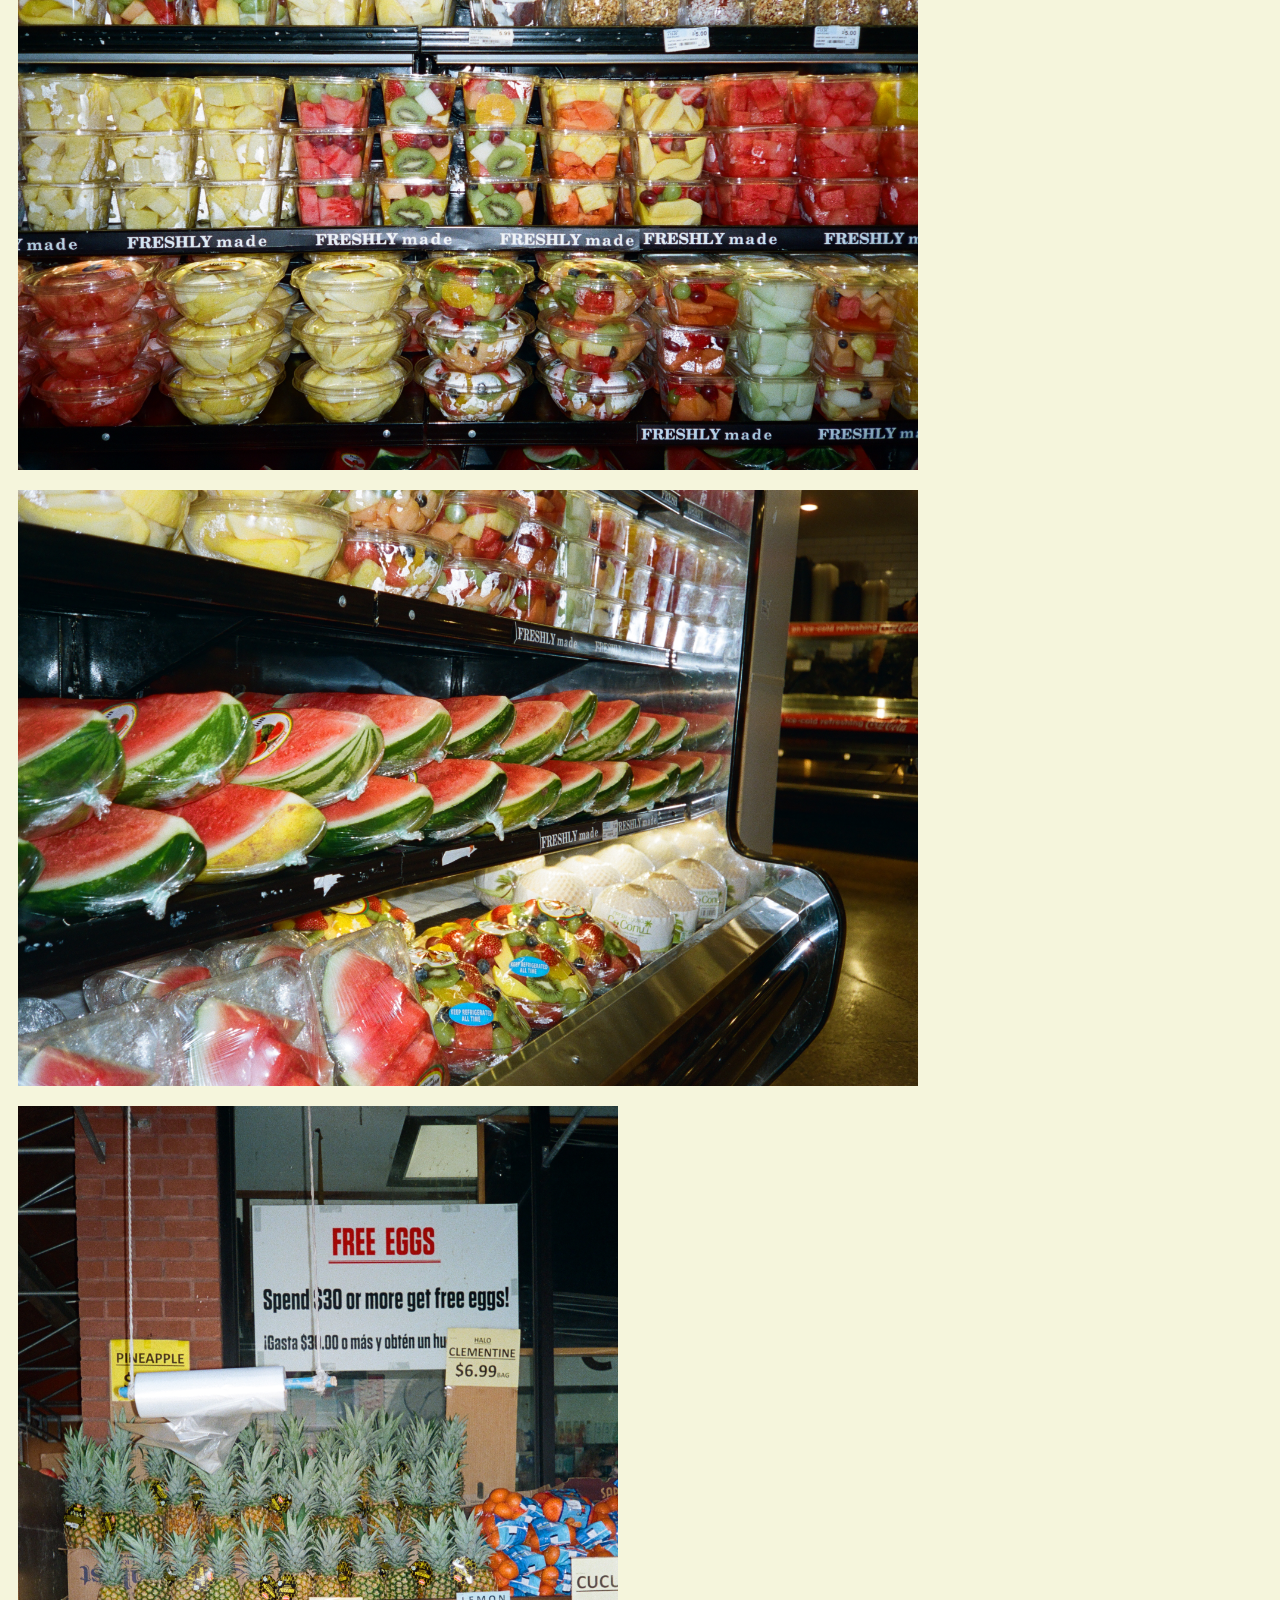
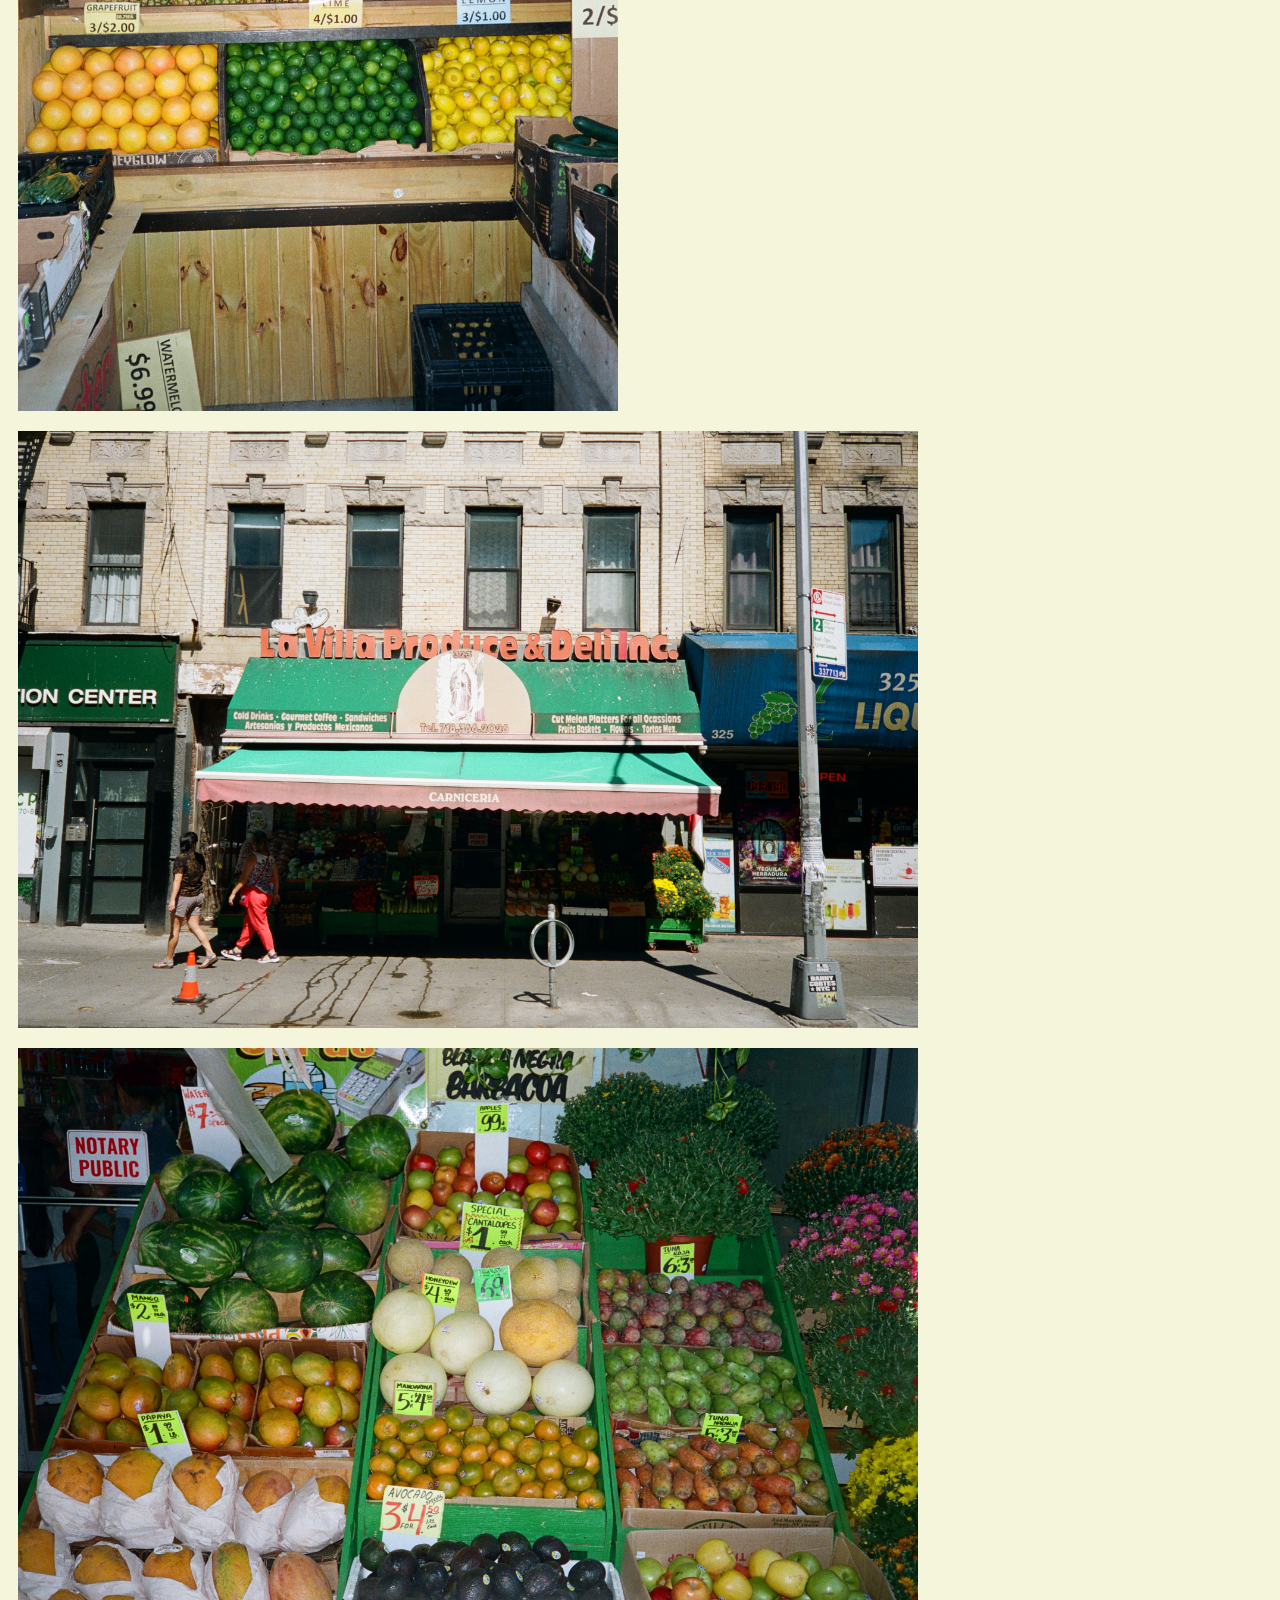
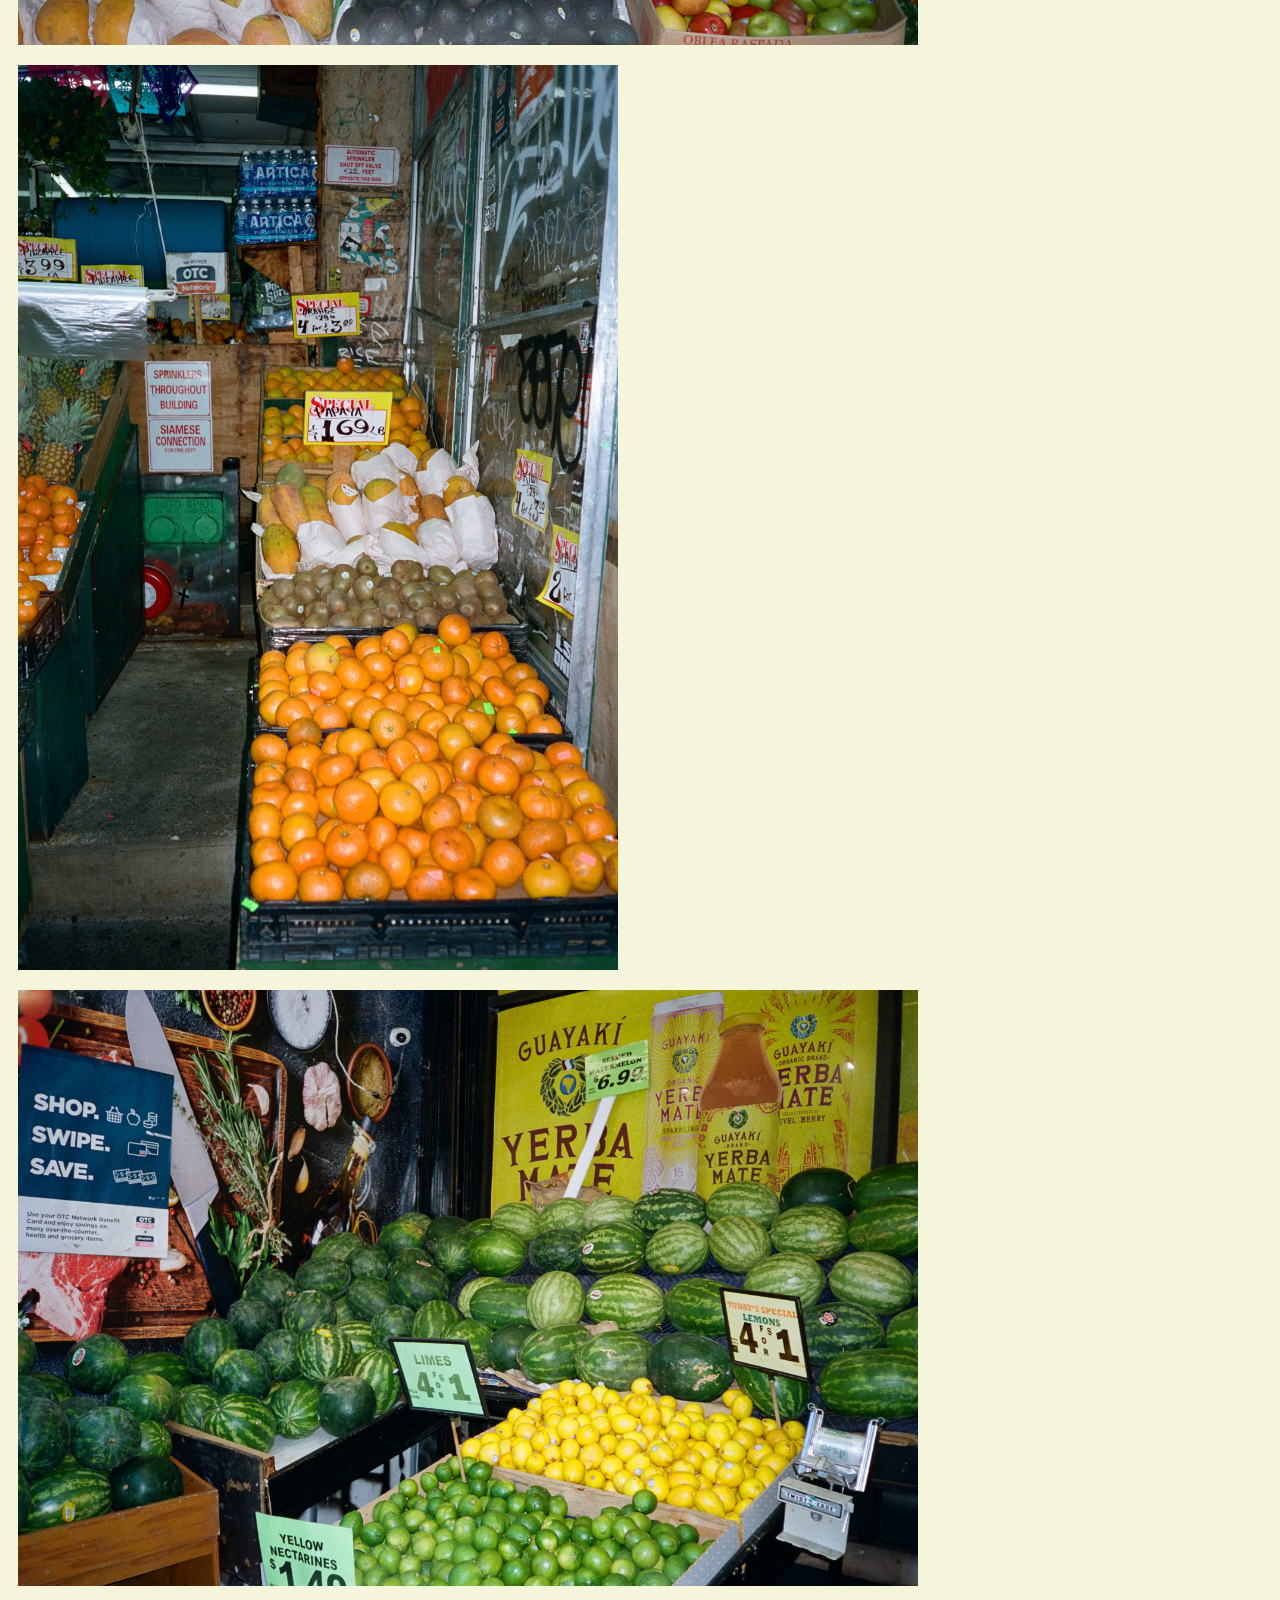
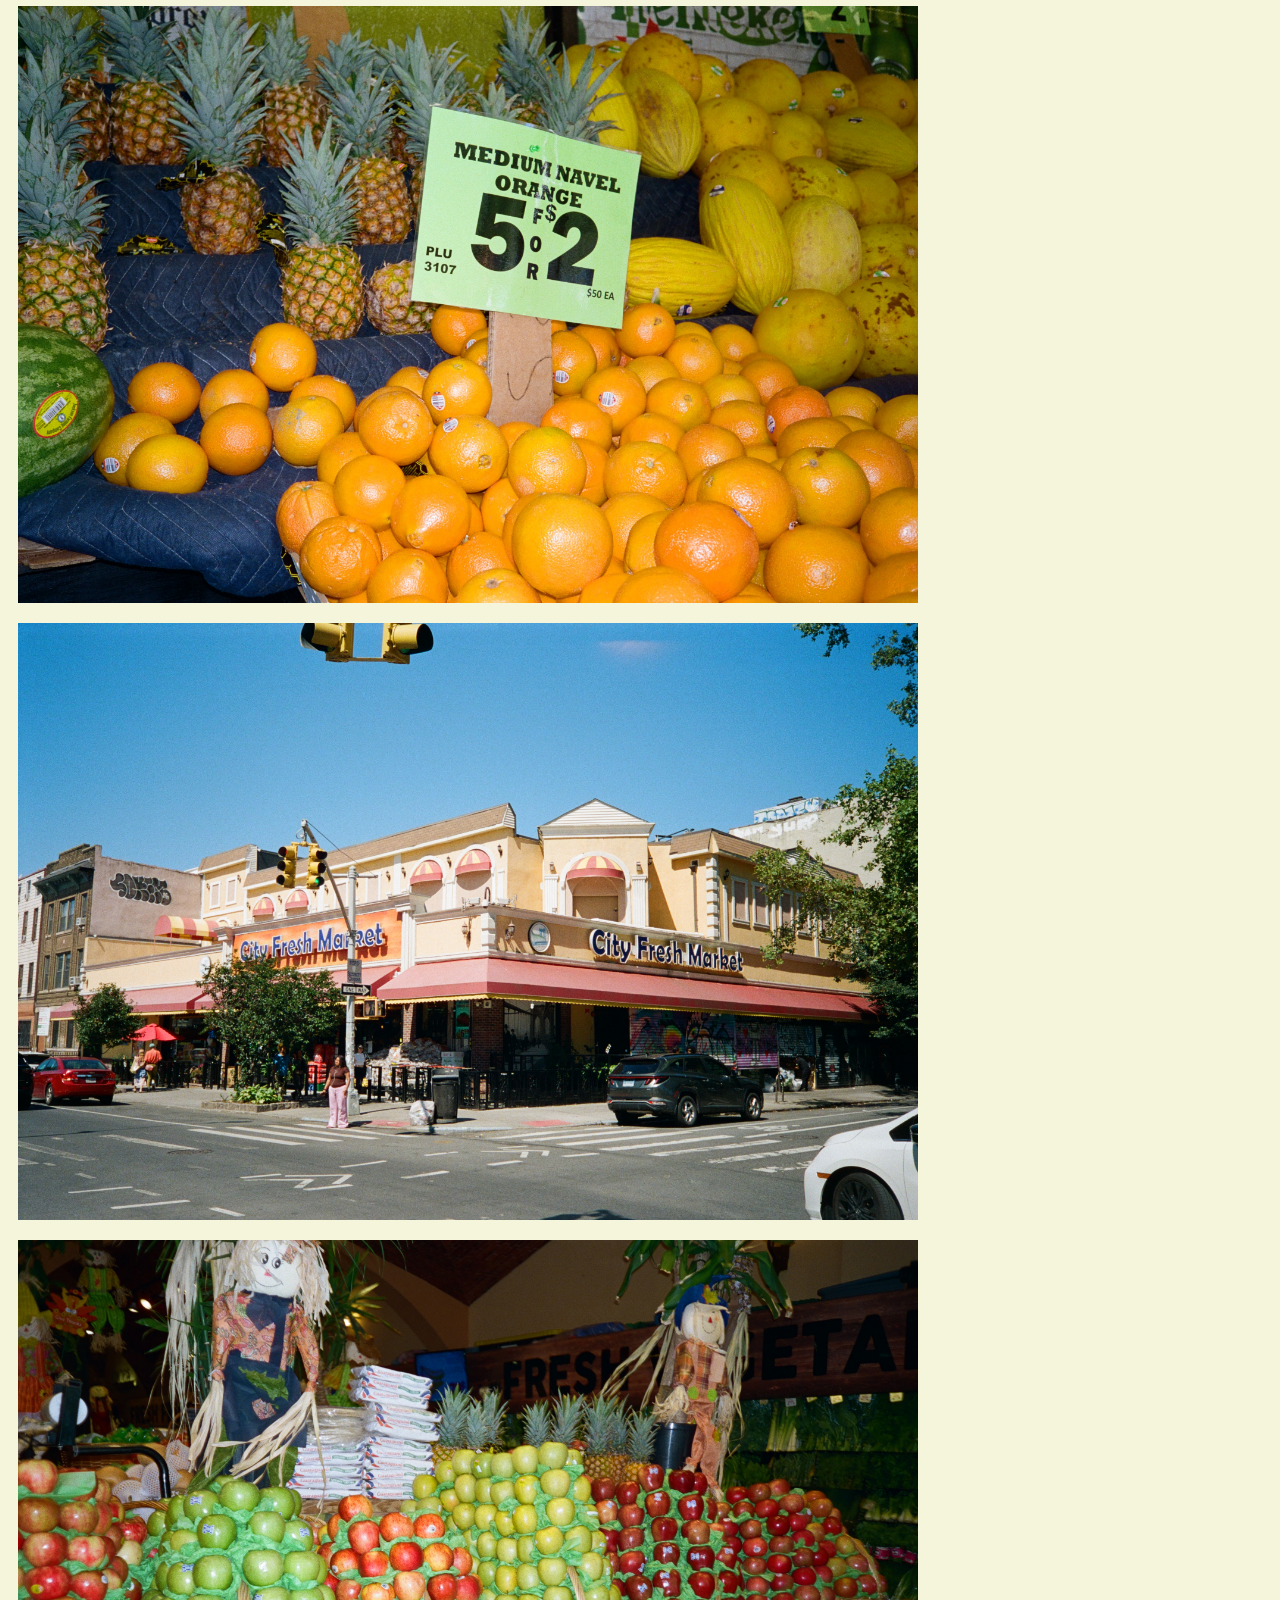
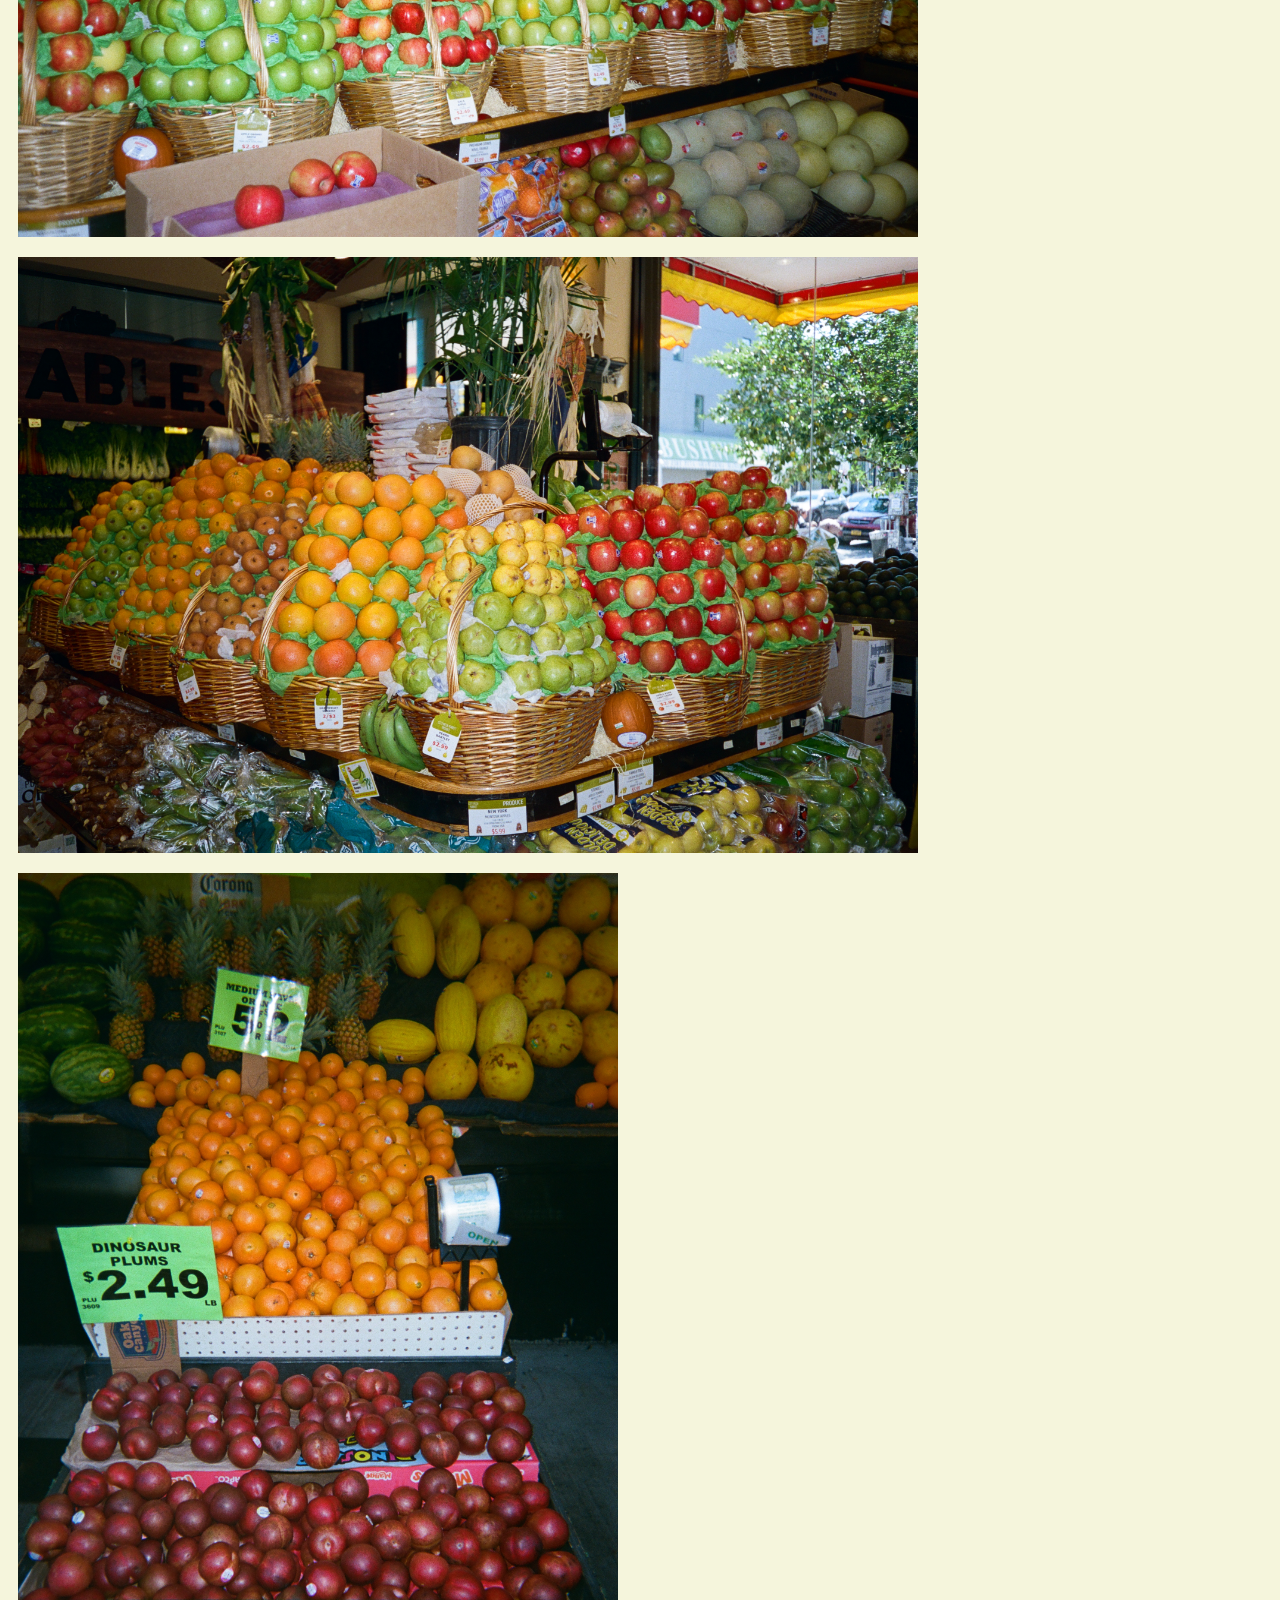
<file: phaseI.html>
<!doctype html/>
<html lang="en">
  <head>
    <meta name="description" content="Artist Biography">
    <meta name="author" content="Shrey Mendiratta">
      <style>
      body {
       font-family: "Courier New", Courier, monospace;
        background-color: beige;
      }
        img{
          margin: 10px;
        }
    </style>
  </head>
  <body>
    <h1>INCANTATION Phase I: Visual Essay</h1>
    <h2>Fruiting Bodies</h2>
    <p><strong>ABSTRACT: </strong>Fruiting Bodies engages the visual metaphor of fruit and produce arrangements found in ten different grocery stores located along the walk from my apartment in Ridgewood, Queens to my workplace in Bushwick, Brooklyn. Grocery stores are porous to every community group found in these neighborhoods (and beyond), and fruits hold the power to bring people together, in their cultural histories, seasonality, and optical and gustatory charm.
    </p>
    <p>We begin by looking at fruits in their various arrangements, create forums to share personal histories with fruits, and also use fruits to picturize the chasms that have been carved between marginalized and/or diasporic communities. </p>
    <p>
In this effort to build coalitions through new languages and fruit-based frameworks, we harness the inherent nutritional power of fruits themselves and work towards suturing the fractured solidarity between marginalized groups.</p>
    <p><strong>PROJECT DESCRIPTION: </strong>The history of movements to connect marginalized bodies with each other is often connected to the concerted efforts to break up those movements. Is there a spell that can break the cycle? In Fruiting Bodies, we ask how the arrangements of fruits found in grocery stores along my daily commute to work can lend their power to strengthening solidarity between marginalized and/or diasporic communities in our neighborhoods.</p>
<p><i>The different magnifications of research: How can fruits open up discourse into the city in small fragments, and work towards systemic divisions at larger, even international scales and histories. </i></p>
<p>At the fruit level, we can study specific traits, such as people’s proclivities, taste, cultural histories, as well as the availability, accessibility, pricing, etc. of the fruits themselves.</p>
<p>As we work towards a local forum of discourse, can we begin by talking about fruits in our personal originary contexts/personal narratives, and then place those stories into a shared dialectical framework? We can begin by sharing what certain fruits hold and mean to us, and arrive at the contemporaneous moment in which there is power and agency to be reclaimed, shared ground to be unearthed, and power brokers to be challenged. At this stage, we can use fruits to visualize our communities and people themselves, and look at how the grocery stores around us open up this visual language.</p>
<p>Zooming out, the project can research and picturize international movements like the Bandung Conference, where newly independent Asian and African nations began working towards collaboration in economic and cultural development, while resisting colonial/neocolonial influence. This can be juxtaposed with research into national agendas like COINTELPRO, that actively broke apart movements by marginalized groups calling for justice, at a time when Asian and Black solidarity in particular was strong in the US. </p>
<p>Finally, we can zoom back in to the community level, where our Latinx community and undocumented neighbors are at constant risk from ICE, and face systemic racial injustice. Often, ICE agents have been found posted outside grocery stores in Bushwick, profiling those entering.</p>
<p>If we are all fruits, how can we look at arrangements of produce to understand possibilities for solidarity movements, and can we use the communalizing activity of sharing fruits as an incantation to set us free from racial injustice, particularly at the neighborhood level?</p>
<p>Consider the postcolonial and post capitalist realities of fruits in grocery stores:
<br>-where do they come from?
<br>-what determines the selection and variety of fruits available?
<br>-how are they priced?
<br>-who purchases what?
<br>-does everyone eat fruit?
<br>-how do they taste?
<br>-what are the different ways fruits are consumed/used? 
<br>-are they nutritional?
<br>-what can be gleaned from these realities as we consider difference and imagine connection?</p>
    <p><a href="artistBio.html">Artist Biography</a></p>
     <div>
      <img src="img/1.jpg" alt="image 1" width="900">
    </div>
    <div>
      <img src="img/2.jpg" alt="image 2" width="900">
    </div>
    <div>
      <img src="img/3.jpg" alt="image 3" width="900">
    </div>
    <div>
      <img src="img/4.jpg" alt="image 4" width="900">
    </div>
    <div>
      <img src="img/5.jpg" alt="image 5" width="600">
    </div>
    <div>
      <img src="img/6.jpg" alt="image 6" width="900">
    </div>
    <div>
      <img src="img/7.jpg" alt="image 7" width="900">
    </div>
    <div>
      <img src="img/8.jpg" alt="image 8" width="900">
    </div>
    <div>
      <img src="img/9.jpg" alt="image 9" width="900">
    </div>
    <div>
      <img src="img/10.jpg" alt="image 10" width="600">
    </div>
    <div>
      <img src="img/11.jpg" alt="image 11" width="900">
    </div>
    <div>
      <img src="img/12.jpg" alt="image 12" width="900">
    </div>
    <div>
      <img src="img/13.jpg" alt="image 13" width="600">
    </div>
    <div>
      <img src="img/14.jpg" alt="image 14" width="900">
    </div>
    <div>
      <img src="img/15.jpg" alt="image 15" width="900">
    </div>
    <div>
      <img src="img/16.jpg" alt="image 16" width="600">
    </div>
    <div>
      <img src="img/17.jpg" alt="image 17" width="900">
    </div>
    <div>
      <img src="img/18.jpg" alt="image 18" width="900">
    </div>
    <div>
      <img src="img/19.jpg" alt="image 19" width="900">
    </div>
    <div>
      <img src="img/20.jpg" alt="image 20" width="900">
    </div>
    <div>
      <img src="img/21.jpg" alt="image 21" width="900">
    </div>
    <div>
      <img src="img/22.jpg" alt="image 22" width="600">
    </div>
    <div>
      <img src="img/23.jpg" alt="image 23" width="900">
    </div>
    <div>
      <img src="img/24.jpg" alt="image 24" width="900">
    </div>
    <div>
      <img src="img/25.jpg" alt="image 25" width="600">
    </div>
    <div>
      <img src="img/26.jpg" alt="image 26" width="900">
    </div>
    <div>
      <img src="img/27.jpg" alt="image 27" width="600">
    </div>
    <div>
      <img src="img/28.jpg" alt="image 28" width="900">
    </div>
    <div>
      <img src="img/29.jpg" alt="image 29" width="900">
    </div>
  </body>
  <a href="https://shreymendiratta.github.io/ima750/">Return to Home</a>
</html>
</file>
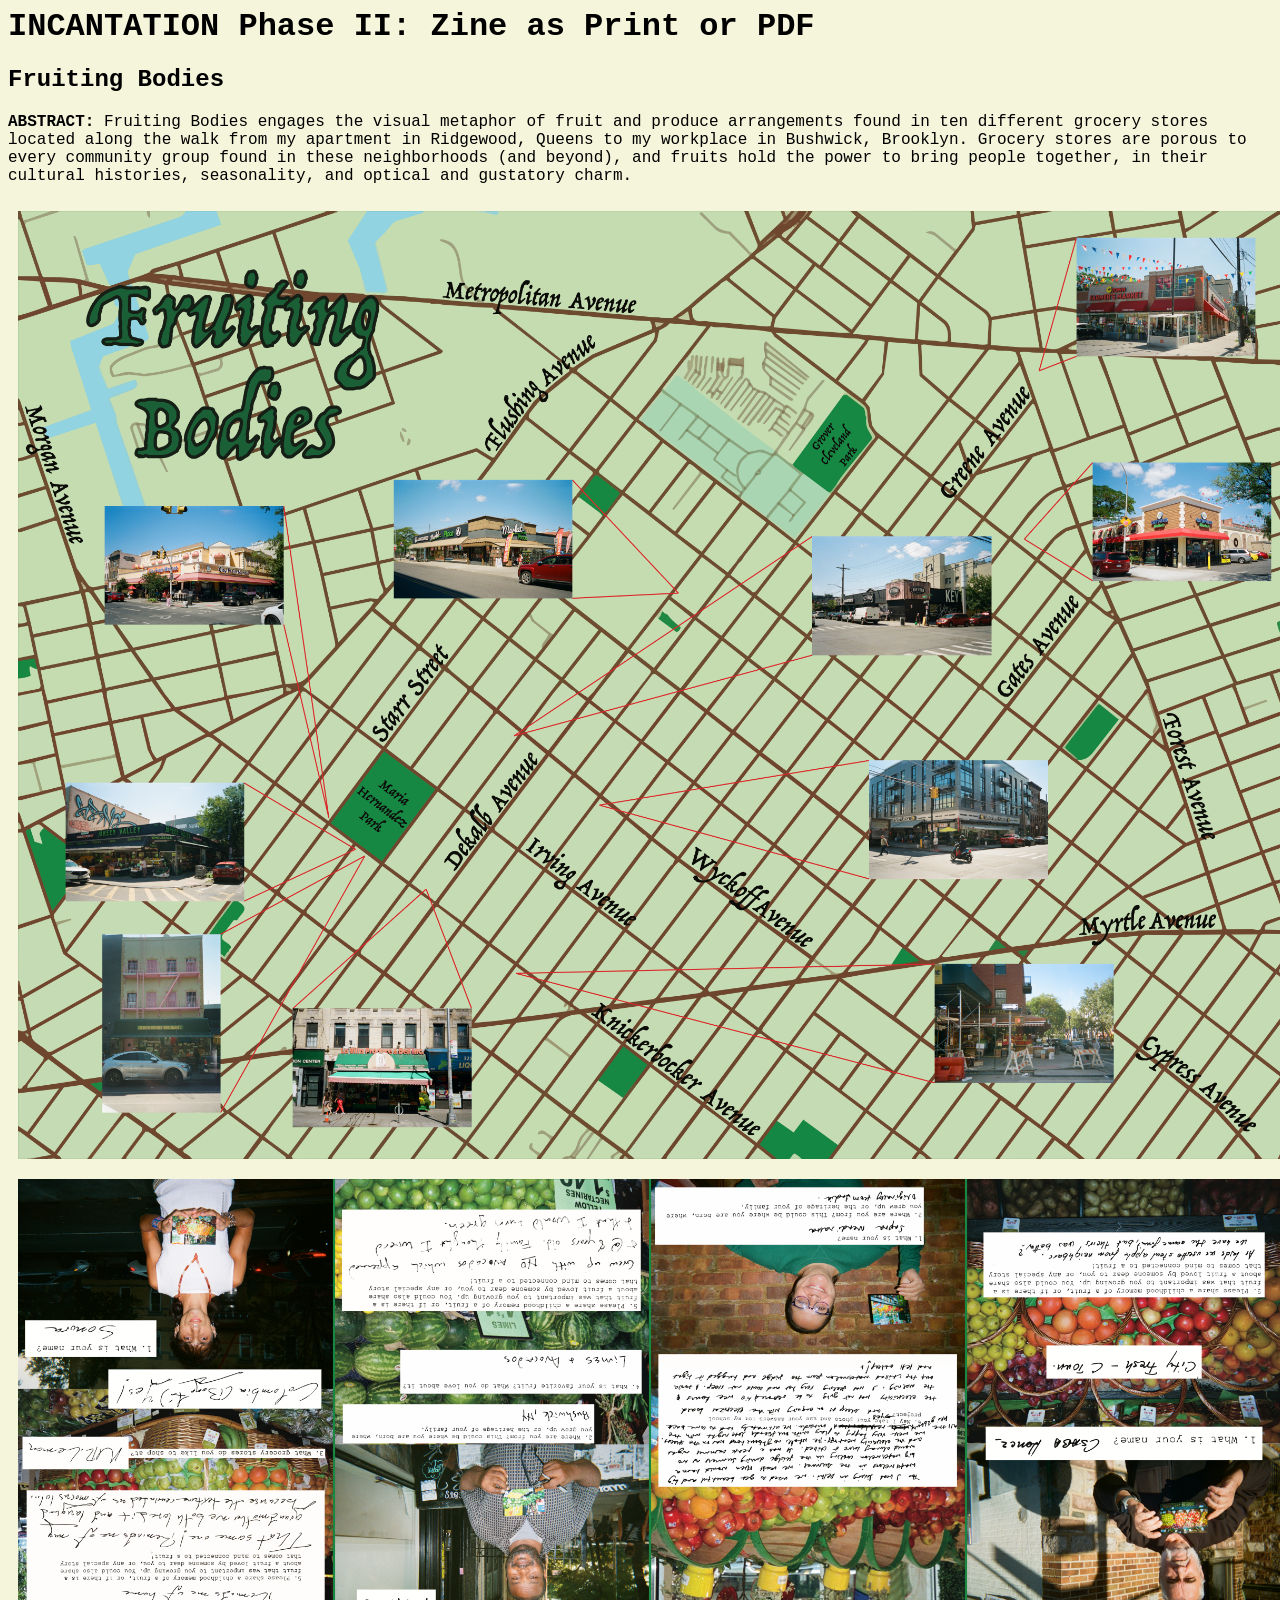
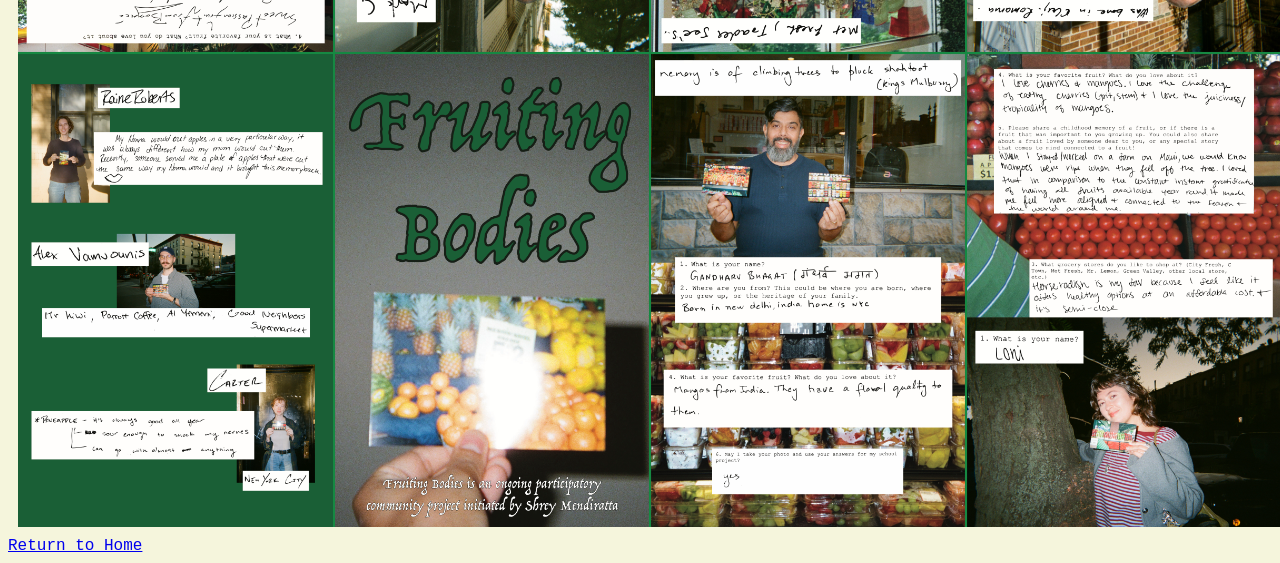
<file: phaseII.html>
<!doctype html/>
<html lang="en">
  <head>
    <meta name="description" content="Artist Biography">
    <meta name="author" content="Shrey Mendiratta">
      <style>
      body {
       font-family: "Courier New", Courier, monospace;
        background-color: beige;
      }
        img{
          margin: 10px;
        }
    </style>
  </head>
  <body>
    <h1>INCANTATION Phase II: Zine as Print or PDF</h1>
    <h2>Fruiting Bodies</h2>
    <p><strong>ABSTRACT: </strong>Fruiting Bodies engages the visual metaphor of fruit and produce arrangements found in ten different grocery stores located along the walk from my apartment in Ridgewood, Queens to my workplace in Bushwick, Brooklyn. Grocery stores are porous to every community group found in these neighborhoods (and beyond), and fruits hold the power to bring people together, in their cultural histories, seasonality, and optical and gustatory charm.
     <div>
      <img src="img/30.jpg" alt="image 30" width=100%>
    </div>
    <div>
      <img src="img/31.jpg" alt="image 31" width=100%>
    </div>
  </body>
  <a href="https://shreymendiratta.github.io/ima750/">Return to Home</a>
</html>
</file>
<file: animateArtistBioBG.css>
@keyframes redToYellow {
        from {background-color: red;}
        to {background-color: yellow;}
      }
      body {
        width: 100%;
        height: 100%;
        background-color: red;
        animation-name: redToYellow;
        animation-duration: 4s;
        animation-direction: alternate-reverse;
        animation-iteration-count: infinite;
      }
</file>
